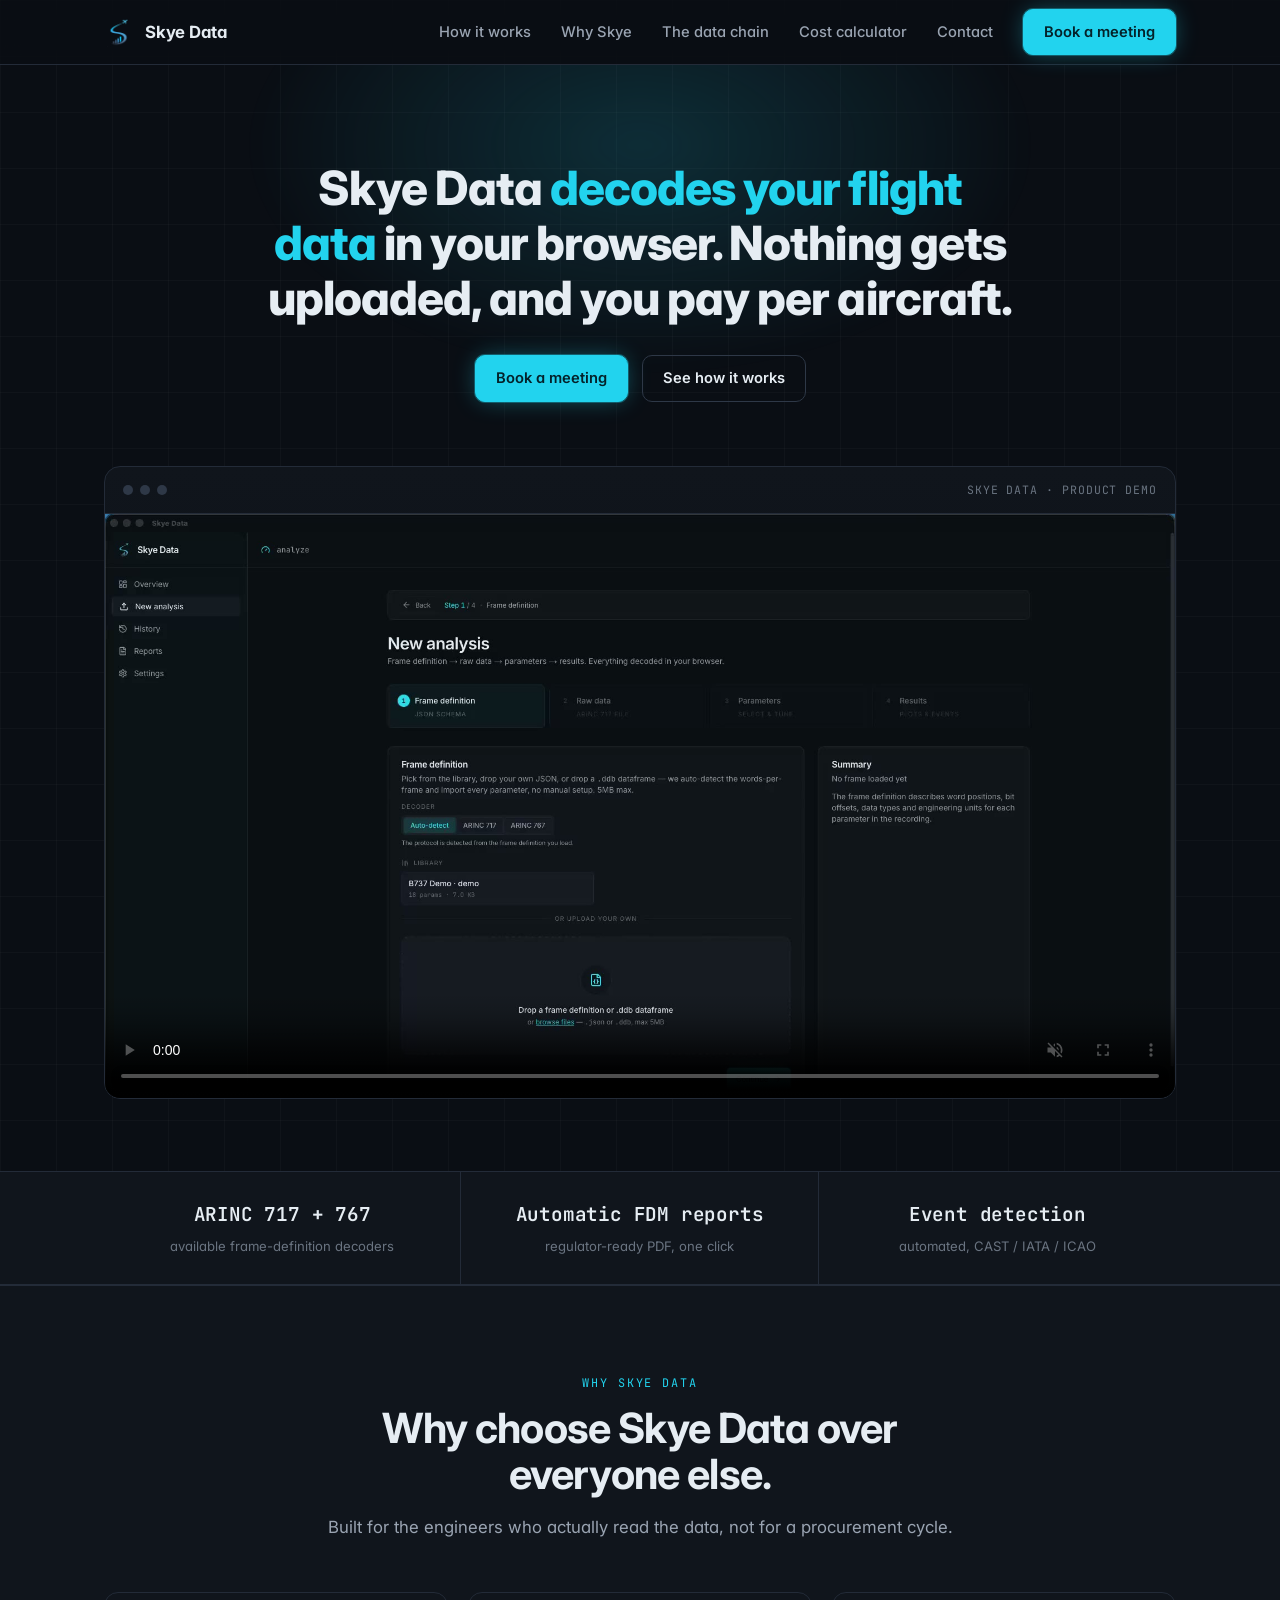
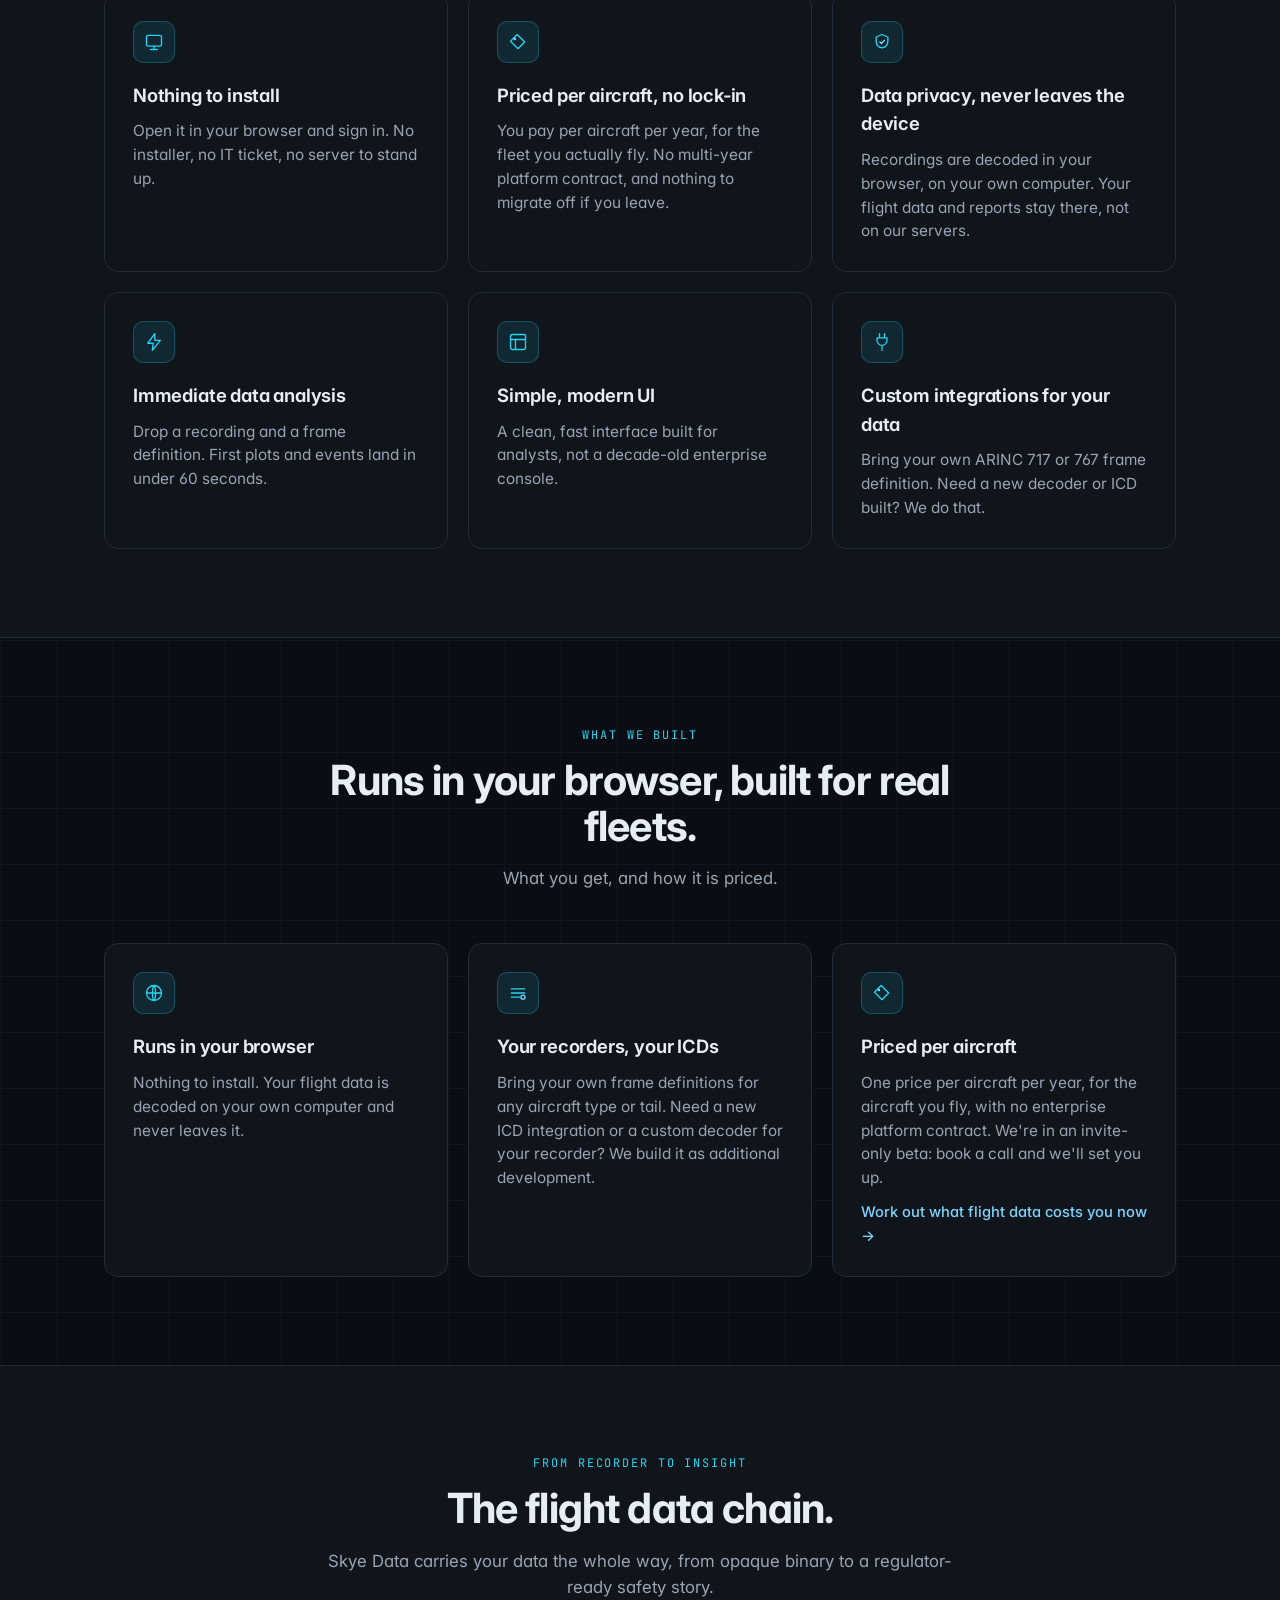
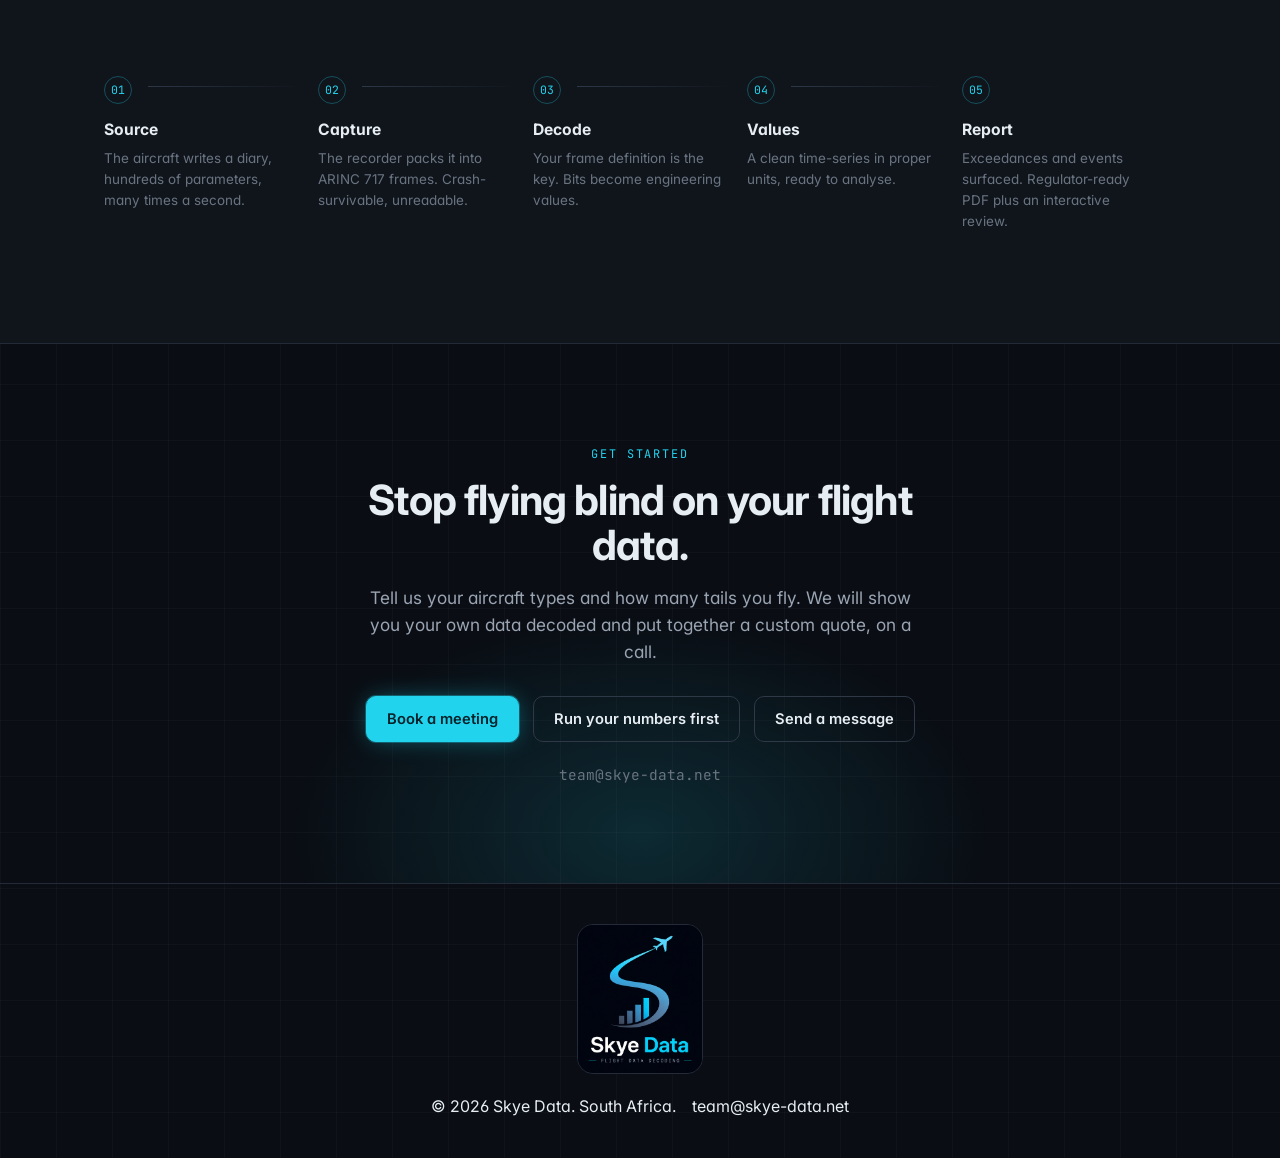
<file: index.html>
<!DOCTYPE html>
<html lang="en">
<head>
<meta charset="UTF-8" />
<meta name="viewport" content="width=device-width, initial-scale=1.0" />
<title>Skye Data · Decode your flight data in your browser</title>
<meta name="description" content="Decode flight recorder data in your browser. Recordings never leave your computer. Bring your own ICDs, add custom integrations, priced per aircraft." />
<link rel="icon" href="favicon.ico" sizes="any" />
<link rel="icon" type="image/png" sizes="256x256" href="skye-data-icon-256.png" />
<link rel="apple-touch-icon" href="skye-data-icon-512.png" />
<meta property="og:title" content="Skye Data · Decode your flight data in your browser" />
<meta property="og:description" content="Decode your flight data in your browser, priced per aircraft." />
<meta property="og:type" content="website" />
<meta property="og:image" content="skye-data-og.png" />
<link rel="preconnect" href="https://fonts.googleapis.com" />
<link rel="preconnect" href="https://fonts.gstatic.com" crossorigin />
<link href="https://fonts.googleapis.com/css2?family=Inter:wght@400;500;600;700;800&family=JetBrains+Mono:wght@400;500;600&display=swap" rel="stylesheet" />
<style>
  :root {
    --bg:        #0a0e14;
    --bg-elev:   #10151c;
    --bg-elev-2: #161c25;
    --surface:   #1c2430;
    --border:    #232b38;
    --border-strong: #2e3847;
    --fg:        #e6edf3;
    --fg-muted:  #9aa4b2;
    --fg-dim:    #6a7481;
    --accent:    #22d3ee;
    --accent-2:  #7dd3fc;
    --warning:   #facc15;
    --caution:   #fb923c;
    --danger:    #f87171;
    --success:   #34d399;
    --sans: "Inter", ui-sans-serif, system-ui, sans-serif;
    --mono: "JetBrains Mono", ui-monospace, SFMono-Regular, Menlo, monospace;
    --maxw: 1120px;
  }

  * { box-sizing: border-box; margin: 0; padding: 0; }
  html { scroll-behavior: smooth; }
  body {
    background: var(--bg);
    color: var(--fg);
    font-family: var(--sans);
    font-feature-settings: "cv02", "cv11", "ss01";
    -webkit-font-smoothing: antialiased;
    text-rendering: optimizeLegibility;
    line-height: 1.55;
    overflow-x: hidden;
  }
  a { color: inherit; text-decoration: none; }
  ::selection { background: rgba(34,211,238,0.35); color: var(--fg); }
  :focus-visible { outline: 2px solid var(--accent); outline-offset: 3px; border-radius: 4px; }
  .num { font-variant-numeric: tabular-nums; font-feature-settings: "tnum"; font-family: var(--mono); }
  .mono { font-family: var(--mono); }

  .grid-bg {
    background-image:
      linear-gradient(to right, rgba(255,255,255,0.025) 1px, transparent 1px),
      linear-gradient(to bottom, rgba(255,255,255,0.025) 1px, transparent 1px);
    background-size: 56px 56px;
  }

  .wrap { max-width: var(--maxw); margin: 0 auto; padding: 0 24px; }

  /* NAV */
  header.nav {
    position: sticky; top: 0; z-index: 50;
    background: rgba(10,14,20,0.72);
    backdrop-filter: blur(12px);
    border-bottom: 1px solid var(--border);
  }
  .nav-inner { display: flex; align-items: center; justify-content: space-between; height: 64px; }
  .brand { display: flex; align-items: center; gap: 11px; font-weight: 700; letter-spacing: -0.01em; font-size: 1.05rem; }
  .brand svg, .brand-mark { display: block; object-fit: contain; }
  .nav-links { display: flex; align-items: center; gap: 30px; }
  .nav-links a.link { color: var(--fg-muted); font-size: 0.92rem; font-weight: 500; transition: color 0.15s; }
  .nav-links a.link:hover { color: var(--fg); }

  .btn {
    display: inline-flex; align-items: center; justify-content: center; gap: 8px;
    font-family: var(--sans); font-weight: 600; font-size: 0.92rem;
    padding: 11px 20px; min-height: 44px; border-radius: 10px; cursor: pointer;
    transition: transform 0.12s ease, box-shadow 0.2s ease, background 0.2s ease;
  }
  .btn-primary {
    background: var(--accent); color: #04222a; border: 1px solid var(--accent);
    box-shadow: 0 0 0 1px rgba(34,211,238,0.3), 0 0 24px -4px rgba(34,211,238,0.45);
  }
  .btn-primary:hover { transform: translateY(-1px); box-shadow: 0 0 0 1px rgba(34,211,238,0.5), 0 0 34px -2px rgba(34,211,238,0.6); }
  .btn-ghost { background: transparent; color: var(--fg); border: 1px solid var(--border-strong); }
  .btn-ghost:hover { border-color: var(--accent); color: var(--accent-2); }

  /* HERO */
  .hero { position: relative; padding: 96px 0 72px; overflow: hidden; }
  .hero-glow {
    position: absolute; top: -180px; left: 50%; transform: translateX(-50%);
    width: 900px; height: 520px; pointer-events: none;
    background: radial-gradient(ellipse at center, rgba(34,211,238,0.16), transparent 62%);
    filter: blur(8px);
  }
  .hero-inner { position: relative; z-index: 1; max-width: 840px; margin: 0 auto; text-align: center; }
  .eyebrow {
    display: inline-flex; align-items: center; gap: 9px;
    font-family: var(--mono); font-size: 0.74rem; letter-spacing: 0.16em; text-transform: uppercase;
    color: var(--accent-2); border: 1px solid var(--border-strong); background: var(--bg-elev);
    padding: 6px 13px; border-radius: 999px; margin-bottom: 26px;
  }
  .eyebrow .dot { width: 7px; height: 7px; border-radius: 50%; background: var(--accent); box-shadow: 0 0 10px 1px var(--accent); }
  h1 {
    font-size: clamp(1.85rem, 4vw, 2.95rem); line-height: 1.16; font-weight: 800;
    letter-spacing: -0.02em; margin-bottom: 30px; text-wrap: balance;
  }
  h1 .accent { color: var(--accent); }
  .hero p.lede { font-size: clamp(1.05rem, 2.1vw, 1.28rem); color: var(--fg-muted); max-width: 640px; margin-bottom: 34px; }
  .hero-cta { display: flex; flex-wrap: wrap; gap: 14px; align-items: center; justify-content: center; }

  /* hero chart */
  .hero-chart { position: relative; margin-top: 64px; border: 1px solid var(--border); border-radius: 16px; background: linear-gradient(180deg, var(--bg-elev), var(--bg)); overflow: hidden; }
  .hero-chart .chart-head { display: flex; align-items: center; justify-content: space-between; padding: 14px 18px; border-bottom: 1px solid var(--border); }
  .chart-head .tag { font-family: var(--mono); font-size: 0.72rem; color: var(--fg-dim); letter-spacing: 0.08em; }
  .dots { display: flex; gap: 7px; }
  .dots span { width: 10px; height: 10px; border-radius: 50%; background: var(--border-strong); }
  .hero-chart svg, .hero-chart video { display: block; width: 100%; height: auto; background: #000; }
  .trace { stroke: var(--accent); stroke-width: 2; fill: none; filter: drop-shadow(0 0 6px rgba(34,211,238,0.55)); stroke-dasharray: 2400; stroke-dashoffset: 2400; animation: draw 2.6s ease forwards 0.3s; }
  .trace-2 { stroke: var(--accent-2); stroke-width: 1.5; fill: none; opacity: 0.5; stroke-dasharray: 2400; stroke-dashoffset: 2400; animation: draw 2.8s ease forwards 0.5s; }
  @keyframes draw { to { stroke-dashoffset: 0; } }

  /* STAT BAND */
  .stats { border-top: 1px solid var(--border); border-bottom: 1px solid var(--border); background: var(--bg-elev); }
  .stats-inner { display: grid; grid-template-columns: repeat(4, 1fr); }
  .stat { padding: 28px 24px; border-right: 1px solid var(--border); text-align: center; }
  .stat:last-child { border-right: none; }
  .stat .v { font-family: var(--mono); font-size: 1.5rem; font-weight: 600; color: var(--fg); letter-spacing: -0.01em; }
  .stat .v span { color: var(--accent); }
  .stat .k { font-size: 0.82rem; color: var(--fg-dim); margin-top: 6px; }
  .stats-inner.feat3 { grid-template-columns: repeat(3, 1fr); }
  .feat3 .stat .v { font-size: 1.2rem; letter-spacing: -0.01em; }
  .section-elev { background: var(--bg-elev); border-top: 1px solid var(--border); border-bottom: 1px solid var(--border); }

  /* SECTIONS */
  section.block { padding: 88px 0; }
  .section-head { max-width: 660px; margin: 0 auto 52px; text-align: center; }
  .kicker { font-family: var(--mono); font-size: 0.74rem; letter-spacing: 0.16em; text-transform: uppercase; color: var(--accent); margin-bottom: 14px; }
  h2 { font-size: clamp(1.8rem, 3.6vw, 2.6rem); line-height: 1.1; letter-spacing: -0.02em; font-weight: 700; margin-bottom: 16px; }
  .section-head p { color: var(--fg-muted); font-size: 1.05rem; }

  /* PROBLEM split */

  /* PILLARS */
  .pillars { display: grid; grid-template-columns: repeat(3, 1fr); gap: 20px; }
  .card {
    background: var(--bg-elev); border: 1px solid var(--border); border-radius: 14px; padding: 28px;
    transition: border-color 0.2s, transform 0.2s, box-shadow 0.2s;
  }
  .card:hover { border-color: var(--border-strong); transform: translateY(-3px); box-shadow: 0 16px 40px -20px rgba(0,0,0,0.7); }
  .card .ic { width: 42px; height: 42px; border-radius: 10px; display: grid; place-items: center; background: rgba(34,211,238,0.1); border: 1px solid rgba(34,211,238,0.25); margin-bottom: 18px; }
  .card h3 { font-size: 1.15rem; font-weight: 650; margin-bottom: 10px; letter-spacing: -0.01em; }
  .card p { color: var(--fg-muted); font-size: 0.96rem; }

  /* CHAIN */
  .chain { background: var(--bg-elev); border-top: 1px solid var(--border); border-bottom: 1px solid var(--border); }
  .steps { display: grid; grid-template-columns: repeat(5, 1fr); gap: 0; counter-reset: step; }
  .step { position: relative; padding: 24px 20px 24px 0; }
  .step:not(:last-child)::after { content: ""; position: absolute; top: 34px; right: 16px; width: calc(100% - 60px); height: 1px; background: linear-gradient(90deg, var(--border-strong), transparent); }
  .step .n { counter-increment: step; font-family: var(--mono); font-size: 0.72rem; color: var(--accent); border: 1px solid rgba(34,211,238,0.3); width: 28px; height: 28px; border-radius: 50%; display: grid; place-items: center; margin-bottom: 14px; }
  .step .n::before { content: "0" counter(step); }
  .step h4 { font-size: 0.98rem; margin-bottom: 6px; }
  .step p { font-size: 0.84rem; color: var(--fg-dim); }

  /* CTA */
  .cta { padding: 96px 0; text-align: center; position: relative; overflow: hidden; }
  .cta .glow { position: absolute; bottom: -200px; left: 50%; transform: translateX(-50%); width: 800px; height: 500px; background: radial-gradient(ellipse at center, rgba(34,211,238,0.14), transparent 62%); pointer-events: none; }
  .cta-inner { position: relative; z-index: 1; max-width: 620px; margin: 0 auto; }
  .cta h2 { margin-bottom: 16px; }
  .cta p { color: var(--fg-muted); margin-bottom: 30px; font-size: 1.08rem; }
  .cta .email { display: block; margin-top: 22px; font-family: var(--mono); font-size: 0.9rem; color: var(--fg-dim); }

  /* FOOTER */
  footer { border-top: 1px solid var(--border); padding: 40px 0; }
  .foot-col { text-align: center; }
  .footer-lockup { display: block; height: 150px; width: auto; margin: 0 auto 20px; border-radius: 16px; border: 1px solid var(--border); }
  .foot-meta { display: flex; gap: 16px; justify-content: center; align-items: center; flex-wrap: wrap; }
  .foot-inner { display: flex; flex-wrap: wrap; gap: 16px; align-items: center; justify-content: space-between; }
  .foot-inner .small { color: var(--fg-dim); font-size: 0.84rem; }
  .foot-inner a.link { color: var(--fg-muted); font-size: 0.84rem; }
  .foot-inner a.link:hover { color: var(--accent-2); }

  /* reveal */
  .reveal { opacity: 0; transform: translateY(16px); animation: rise 0.7s ease forwards; }
  @keyframes rise { to { opacity: 1; transform: none; } }

  @media (max-width: 880px) {
    .nav-links .link { display: none; }
    .stats-inner { grid-template-columns: repeat(2, 1fr); }
    .stats-inner.feat3 { grid-template-columns: 1fr; }
    .stat:nth-child(2) { border-right: none; }
    .stat:nth-child(1), .stat:nth-child(2) { border-bottom: 1px solid var(--border); }
    .pillars { grid-template-columns: 1fr; }
    .steps { grid-template-columns: 1fr 1fr; }
    .step::after { display: none; }
  }
  @media (prefers-reduced-motion: reduce) {
    .trace, .trace-2 { animation: none; stroke-dashoffset: 0; }
    .reveal { animation: none; opacity: 1; transform: none; }
    html { scroll-behavior: auto; }
  }
</style>
</head>
<body class="grid-bg">

  <header class="nav">
    <div class="wrap nav-inner">
      <a class="brand" href="#top" aria-label="Skye Data home">
        <img class="brand-mark" src="skye-data-icon-256.png" alt="Skye Data" width="30" height="30" />
        Skye&nbsp;Data
      </a>
      <nav class="nav-links">
        <a class="link" href="#how">How it works</a>
        <a class="link" href="#why">Why Skye</a>
        <a class="link" href="#chain">The data chain</a>
        <a class="link" href="calculator.html">Cost calculator</a>
        <a class="link" href="contact.html">Contact</a>
        <a class="btn btn-primary" href="book.html">Book a meeting</a>
      </nav>
    </div>
  </header>

  <main id="top">

    <!-- HERO -->
    <section class="hero">
      <div class="hero-glow"></div>
      <div class="wrap hero-inner">
        <h1 class="reveal">Skye Data <span class="accent">decodes your flight data</span> in your browser. Nothing gets uploaded, and you pay per aircraft.</h1>
        <div class="hero-cta reveal" style="animation-delay:.08s">
          <a class="btn btn-primary" href="book.html">Book a meeting</a>
          <a class="btn btn-ghost" href="#how">See how it works</a>
        </div>
      </div>

      <div class="wrap">
        <div class="hero-chart reveal" style="animation-delay:.24s">
          <div class="chart-head">
            <div class="dots"><span></span><span></span><span></span></div>
            <span class="tag">SKYE DATA &middot; PRODUCT DEMO</span>
          </div>
          <video class="hero-video" src="skye-demo.mp4" poster="skye-demo-poster.jpg" autoplay muted loop playsinline controls preload="metadata" aria-label="Skye Data product demo"></video>
        </div>
      </div>
    </section>

    <!-- STATS -->
    <section class="stats">
      <div class="wrap stats-inner feat3">
        <div class="stat"><div class="v">ARINC 717 + 767</div><div class="k">available frame-definition decoders</div></div>
        <div class="stat"><div class="v">Automatic FDM reports</div><div class="k">regulator-ready PDF, one click</div></div>
        <div class="stat"><div class="v">Event detection</div><div class="k">automated, CAST / IATA / ICAO</div></div>
      </div>
    </section>

    <!-- PROBLEM / WHY -->
    <section class="section-elev block" id="why">
      <div class="wrap">
        <div class="section-head">
          <div class="kicker">Why Skye Data</div>
          <h2>Why choose Skye Data over everyone else.</h2>
          <p>Built for the engineers who actually read the data, not for a procurement cycle.</p>
        </div>
        <div class="pillars">
          <div class="card reveal">
            <div class="ic"><svg width="20" height="20" viewBox="0 0 24 24" fill="none"><rect x="3" y="4" width="18" height="13" rx="2" stroke="#22d3ee" stroke-width="1.6"/><path d="M8 21h8M12 17v4" stroke="#22d3ee" stroke-width="1.6" stroke-linecap="round"/></svg></div>
            <h3>Nothing to install</h3>
            <p>Open it in your browser and sign in. No installer, no IT ticket, no server to stand up.</p>
          </div>
          <div class="card reveal" style="animation-delay:.05s">
            <div class="ic"><svg width="20" height="20" viewBox="0 0 24 24" fill="none"><path d="M3 11l8-8 9 9-8 8-9-9z" stroke="#22d3ee" stroke-width="1.6" stroke-linejoin="round"/><circle cx="8.3" cy="8.3" r="1.5" fill="#7dd3fc"/></svg></div>
            <h3>Priced per aircraft, no lock-in</h3>
            <p>You pay per aircraft per year, for the fleet you actually fly. No multi-year platform contract, and nothing to migrate off if you leave.</p>
          </div>
          <div class="card reveal" style="animation-delay:.1s">
            <div class="ic"><svg width="20" height="20" viewBox="0 0 24 24" fill="none"><path d="M12 3l7 3v5c0 4-3 7.2-7 8-4-.8-7-4-7-8V6z" stroke="#22d3ee" stroke-width="1.6" stroke-linejoin="round"/><path d="M9.5 12l1.8 1.8L15 10" stroke="#7dd3fc" stroke-width="1.6" stroke-linecap="round" stroke-linejoin="round"/></svg></div>
            <h3>Data privacy, never leaves the device</h3>
            <p>Recordings are decoded in your browser, on your own computer. Your flight data and reports stay there, not on our servers.</p>
          </div>
          <div class="card reveal" style="animation-delay:.15s">
            <div class="ic"><svg width="20" height="20" viewBox="0 0 24 24" fill="none"><path d="M13 2L4.5 13.5H11l-1 8.5L19.5 10H13z" stroke="#22d3ee" stroke-width="1.6" stroke-linejoin="round"/></svg></div>
            <h3>Immediate data analysis</h3>
            <p>Drop a recording and a frame definition. First plots and events land in under 60 seconds.</p>
          </div>
          <div class="card reveal" style="animation-delay:.2s">
            <div class="ic"><svg width="20" height="20" viewBox="0 0 24 24" fill="none"><rect x="3" y="3" width="18" height="18" rx="2" stroke="#22d3ee" stroke-width="1.6"/><path d="M3 9h18M9 21V9" stroke="#22d3ee" stroke-width="1.6"/></svg></div>
            <h3>Simple, modern UI</h3>
            <p>A clean, fast interface built for analysts, not a decade-old enterprise console.</p>
          </div>
          <div class="card reveal" style="animation-delay:.25s">
            <div class="ic"><svg width="20" height="20" viewBox="0 0 24 24" fill="none"><path d="M9 2v5M15 2v5M6 7h12v3a6 6 0 01-12 0V7zM12 16v6" stroke="#22d3ee" stroke-width="1.6" stroke-linecap="round" stroke-linejoin="round"/></svg></div>
            <h3>Custom integrations for your data</h3>
            <p>Bring your own ARINC 717 or 767 frame definition. Need a new decoder or ICD built? We do that.</p>
          </div>
        </div>
      </div>
    </section>

    <!-- HOW IT WORKS -->
    <section class="block" id="how">
      <div class="wrap">
        <div class="section-head">
          <div class="kicker">What we built</div>
          <h2>Runs in your browser, built for real fleets.</h2>
          <p>What you get, and how it is priced.</p>
        </div>
        <div class="pillars">
          <div class="card reveal">
            <div class="ic">
              <svg width="20" height="20" viewBox="0 0 24 24" fill="none"><path d="M12 3a9 9 0 100 18 9 9 0 000-18zM3 12h18M12 3c2.5 2.7 2.5 15.3 0 18M12 3c-2.5 2.7-2.5 15.3 0 18" stroke="#22d3ee" stroke-width="1.6" stroke-linecap="round"/></svg>
            </div>
            <h3>Runs in your browser</h3>
            <p>Nothing to install. Your flight data is decoded on your own computer and never leaves it.</p>
          </div>
          <div class="card reveal" style="animation-delay:.08s">
            <div class="ic">
              <svg width="20" height="20" viewBox="0 0 24 24" fill="none"><path d="M4 7h16M4 12h16M4 17h10" stroke="#22d3ee" stroke-width="1.6" stroke-linecap="round"/><circle cx="18" cy="17" r="2.4" stroke="#7dd3fc" stroke-width="1.6"/></svg>
            </div>
            <h3>Your recorders, your ICDs</h3>
            <p>Bring your own frame definitions for any aircraft type or tail. Need a new ICD integration or a custom decoder for your recorder? We build it as additional development.</p>
          </div>
          <div class="card reveal" style="animation-delay:.16s">
            <div class="ic">
              <svg width="20" height="20" viewBox="0 0 24 24" fill="none"><path d="M3 11l8-8 9 9-8 8-9-9z" stroke="#22d3ee" stroke-width="1.6" stroke-linejoin="round"/><circle cx="8.3" cy="8.3" r="1.5" fill="#7dd3fc"/></svg>
            </div>
            <h3>Priced per aircraft</h3>
            <p>One price per aircraft per year, for the aircraft you fly, with no enterprise platform contract. We're in an invite-only beta: book a call and we'll set you up.</p>
            <p style="margin-top:10px"><a href="calculator.html" style="color:var(--accent-2);font-size:0.92rem;font-weight:500">Work out what flight data costs you now &rarr;</a></p>
          </div>
        </div>
      </div>
    </section>

    <!-- DATA CHAIN -->
    <section class="chain block" id="chain">
      <div class="wrap">
        <div class="section-head">
          <div class="kicker">From recorder to insight</div>
          <h2>The flight data chain.</h2>
          <p>Skye Data carries your data the whole way, from opaque binary to a regulator-ready safety story.</p>
        </div>
        <div class="steps">
          <div class="step"><div class="n"></div><h4>Source</h4><p>The aircraft writes a diary, hundreds of parameters, many times a second.</p></div>
          <div class="step"><div class="n"></div><h4>Capture</h4><p>The recorder packs it into ARINC 717 frames. Crash-survivable, unreadable.</p></div>
          <div class="step"><div class="n"></div><h4>Decode</h4><p>Your frame definition is the key. Bits become engineering values.</p></div>
          <div class="step"><div class="n"></div><h4>Values</h4><p>A clean time-series in proper units, ready to analyse.</p></div>
          <div class="step"><div class="n"></div><h4>Report</h4><p>Exceedances and events surfaced. Regulator-ready PDF plus an interactive review.</p></div>
        </div>
      </div>
    </section>

    <!-- CTA -->
    <section class="cta">
      <div class="glow"></div>
      <div class="wrap cta-inner">
        <div class="kicker" style="display:inline-block">Get started</div>
        <h2>Stop flying blind on your flight data.</h2>
        <p>Tell us your aircraft types and how many tails you fly. We will show you your own data decoded and put together a custom quote, on a call.</p>
        <a class="btn btn-primary" href="book.html">Book a meeting</a>
        <a class="btn btn-ghost" href="calculator.html" style="margin-left:10px">Run your numbers first</a>
        <a class="btn btn-ghost" href="contact.html" style="margin-left:10px">Send a message</a>
        <a class="email" href="mailto:team@skye-data.net">team@skye-data.net</a>
      </div>
    </section>

  </main>

  <footer>
    <div class="wrap foot-col">
      <img class="footer-lockup" src="skye-data-lockup-trim.png" alt="Skye Data, flight data decoding" />
      <div class="foot-meta">
        <span class="small">&copy; 2026 Skye Data. South Africa.</span>
        <a class="link" href="mailto:team@skye-data.net">team@skye-data.net</a>
      </div>
    </div>
  </footer>

</body>
</html>
</file>
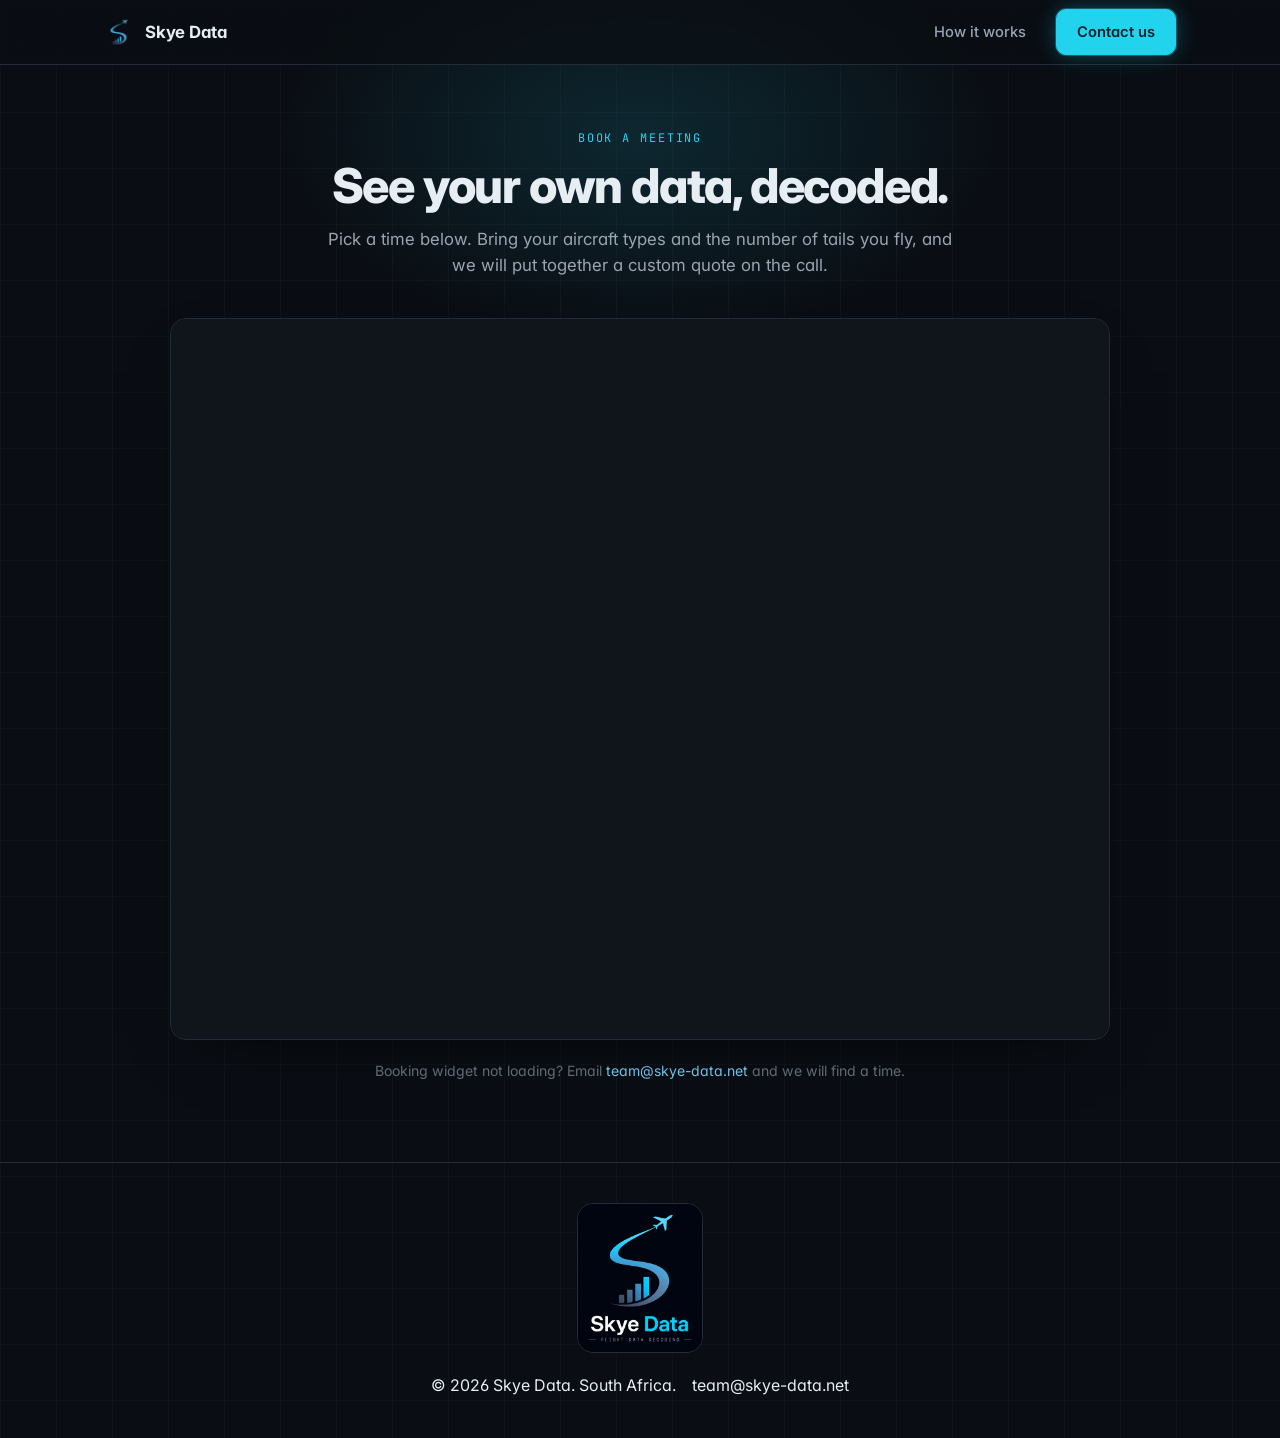
<file: book.html>
<!DOCTYPE html>
<html lang="en">
<head>
<meta charset="UTF-8" />
<meta name="viewport" content="width=device-width, initial-scale=1.0" />
<title>Book a meeting · Skye Data</title>
<meta name="description" content="Book a call with Skye Data to see your own flight data decoded and get a custom, per-tail quote." />
<meta name="robots" content="index,follow" />
<link rel="icon" href="favicon.ico" sizes="any" />
<link rel="icon" type="image/png" sizes="256x256" href="skye-data-icon-256.png" />
<link rel="apple-touch-icon" href="skye-data-icon-512.png" />
<link rel="preconnect" href="https://fonts.googleapis.com" />
<link rel="preconnect" href="https://fonts.gstatic.com" crossorigin />
<link href="https://fonts.googleapis.com/css2?family=Inter:wght@400;500;600;700;800&family=JetBrains+Mono:wght@400;500;600&display=swap" rel="stylesheet" />
<link rel="stylesheet" href="styles.css" />
</head>
<body class="grid-bg">

  <header class="nav">
    <div class="wrap nav-inner">
      <a class="brand" href="index.html" aria-label="Skye Data home">
        <img class="brand-mark" src="skye-data-icon-256.png" alt="Skye Data" width="30" height="30" />
        Skye&nbsp;Data
      </a>
      <nav class="nav-links">
        <a class="link" href="index.html#how">How it works</a>
        <a class="btn btn-primary" href="contact.html">Contact us</a>
      </nav>
    </div>
  </header>

  <main class="page">
    <div class="page-glow"></div>
    <div class="wrap">
      <div class="page-head reveal">
        <div class="kicker">Book a meeting</div>
        <h1>See your own data, decoded.</h1>
        <p>Pick a time below. Bring your aircraft types and the number of tails you fly, and we will put together a custom quote on the call.</p>
      </div>

      <!-- Cal.com embed. Replace the src with your Skye Data Cal.com event link. -->
      <div class="embed-card reveal" style="animation-delay:.08s">
        <iframe
          src="https://cal.com/skye-data/into?theme=dark"
          title="Book a meeting with Skye Data"
          loading="lazy"></iframe>
      </div>
      <p class="embed-fallback">Booking widget not loading? Email <a href="mailto:team@skye-data.net" style="color:var(--accent-2)">team@skye-data.net</a> and we will find a time.</p>
    </div>
  </main>

  <footer>
    <div class="wrap foot-col">
      <img class="footer-lockup" src="skye-data-lockup-trim.png" alt="Skye Data, flight data decoding" />
      <div class="foot-meta">
        <span class="small">&copy; 2026 Skye Data. South Africa.</span>
        <a class="link" href="mailto:team@skye-data.net">team@skye-data.net</a>
      </div>
    </div>
  </footer>

</body>
</html>
</file>
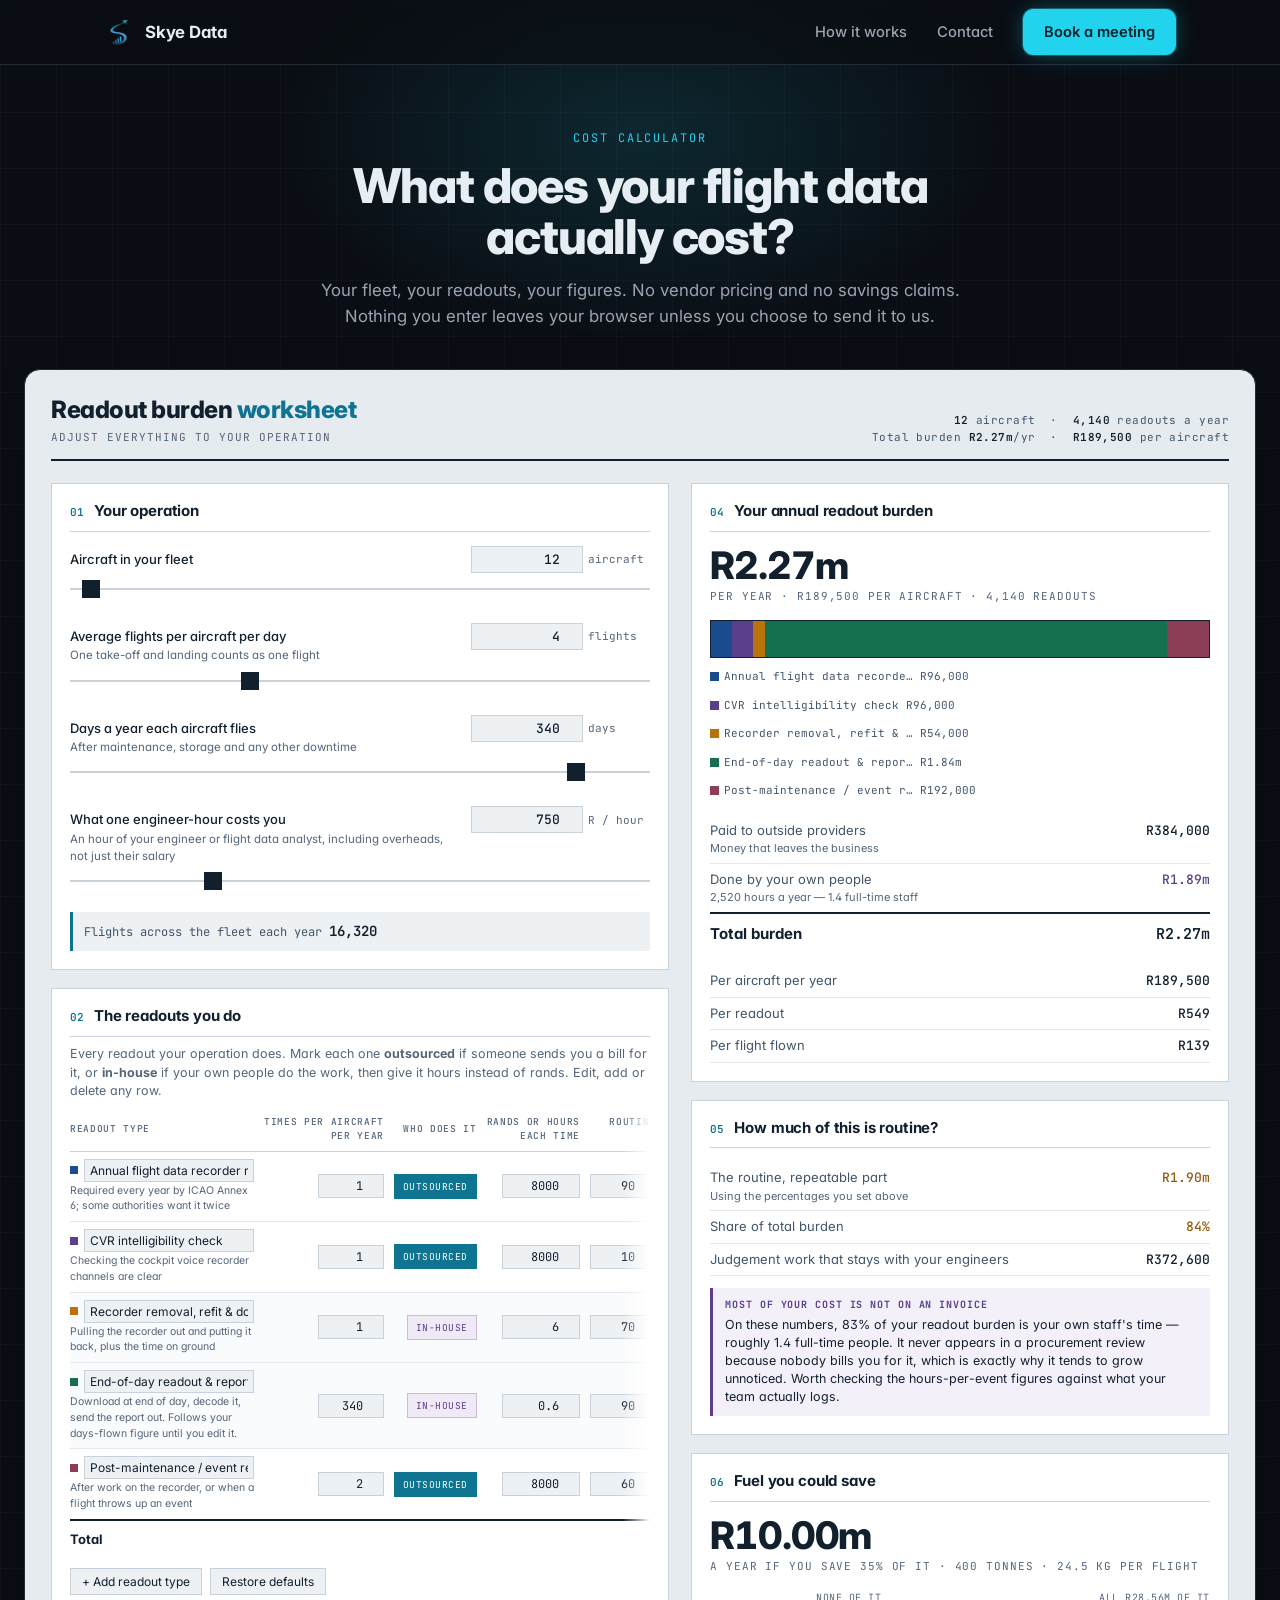
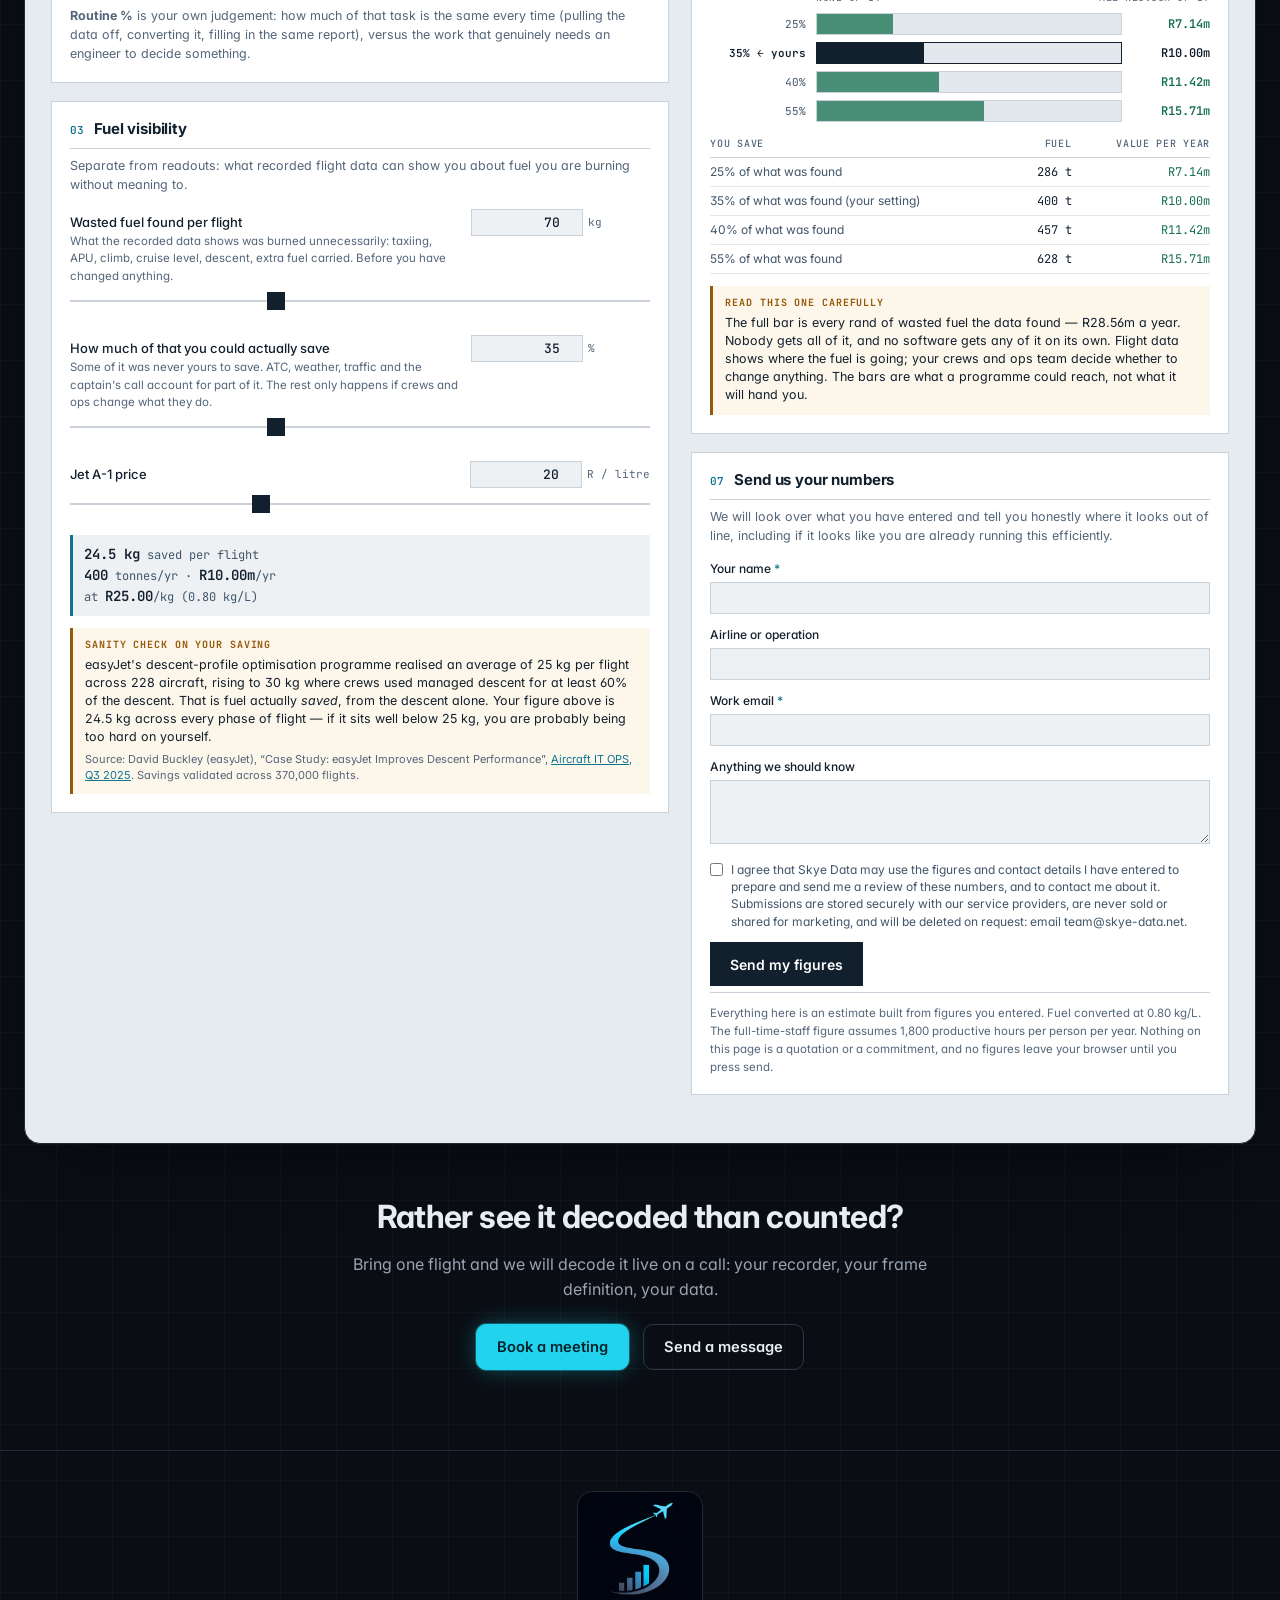
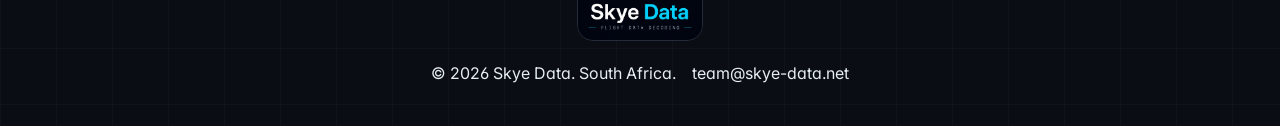
<file: calculator.html>
<!DOCTYPE html>
<html lang="en">
<head>
<meta charset="UTF-8" />
<meta name="viewport" content="width=device-width, initial-scale=1.0" />
<title>What does your flight data cost? · Skye Data</title>
<meta name="description" content="Work out what flight data readouts and unseen fuel burn cost your operation each year. Your fleet, your figures. No vendor pricing, and nothing leaves your browser until you choose to send it." />
<meta name="robots" content="index,follow" />
<meta property="og:title" content="What does your flight data actually cost?" />
<meta property="og:description" content="A readout-burden calculator for operators. Your fleet, your figures." />
<meta property="og:type" content="website" />
<meta property="og:image" content="skye-data-og.png" />
<link rel="icon" href="favicon.ico" sizes="any" />
<link rel="icon" type="image/png" sizes="256x256" href="skye-data-icon-256.png" />
<link rel="apple-touch-icon" href="skye-data-icon-512.png" />
<link rel="preconnect" href="https://fonts.googleapis.com" />
<link rel="preconnect" href="https://fonts.gstatic.com" crossorigin />
<link href="https://fonts.googleapis.com/css2?family=Inter:wght@400;500;600;700;800&family=JetBrains+Mono:wght@400;500;600&display=swap" rel="stylesheet" />
<link rel="stylesheet" href="styles.css" />
<style>
  /* ---- Worksheet: a light "engineering document" on the dark site ---- */
  .sheet {
    --w-ink:#12202E; --w-mid:#42566A; --w-soft:#54667A;
    --w-rule:#C9D2DA; --w-rule-lt:#E2E8ED; --w-field:#EDF1F4;
    --w-surface:#FFFFFF; --w-bg:#E6EBEF;
    --w-accent:#0E7490; --w-amber:#96590A; --w-green:#16704F; --w-red:#A6231C; --w-violet:#5B3E8C;
    --c1:#1B4B8F; --c2:#5B3E8C; --c3:#B8730A; --c4:#16704F; --c5:#8C3E56; --c6:#3E7A8C;
    position: relative; z-index: 1;
    background: var(--w-bg); color: var(--w-ink);
    font-size: 14px; line-height: 1.5;
    border-radius: 16px; border: 1px solid var(--border);
    box-shadow: 0 24px 60px -30px rgba(0,0,0,0.8);
    padding: 26px 26px 30px; margin: 0 auto;
  }
  .sheet :focus-visible { outline: 2px solid var(--w-accent); outline-offset: 2px; border-radius: 0; }
  .sheet ::selection { background: rgba(14,116,144,0.22); color: var(--w-ink); }

  .sd-head { display: flex; flex-wrap: wrap; gap: 16px; align-items: flex-end; justify-content: space-between;
    border-bottom: 2px solid var(--w-ink); padding-bottom: 14px; margin-bottom: 22px; }
  .sd-brand { font-weight: 800; font-size: 24px; letter-spacing: -0.02em; margin: 0; line-height: 1.15; }
  .sd-brand span { color: var(--w-accent); }
  .sd-sub { font-family: var(--mono); font-size: 11px; letter-spacing: 0.09em; text-transform: uppercase; color: var(--w-soft); margin-top: 5px; }
  .sd-stamp { font-family: var(--mono); font-size: 11px; text-align: right; color: var(--w-mid); letter-spacing: 0.04em; }
  .sd-stamp b { color: var(--w-ink); font-weight: 600; }

  .sd-grid { display: grid; grid-template-columns: 1.15fr 1fr; gap: 22px; align-items: start; }
  .sd-grid > div { min-width: 0; }

  .sd-panel { background: var(--w-surface); border: 1px solid var(--w-rule); padding: 16px 18px 18px; margin-bottom: 18px; }
  .sd-panel-hd { display: flex; align-items: baseline; gap: 10px; border-bottom: 1px solid var(--w-rule); padding-bottom: 8px; margin-bottom: 14px; }
  .sd-panel-no { font-family: var(--mono); font-size: 11px; color: var(--w-accent); font-weight: 600; }
  .sd-panel-t { font-weight: 700; font-size: 15px; letter-spacing: -0.01em; margin: 0; color: var(--w-ink); }
  .sd-panel-note { font-size: 12.5px; color: var(--w-soft); margin: -6px 0 14px; }

  .sd-f { margin-bottom: 15px; } .sd-f:last-of-type { margin-bottom: 0; }
  .sd-f-top { display: flex; justify-content: space-between; align-items: baseline; gap: 10px; }
  .sd-f-lab { font-size: 13px; font-weight: 500; }
  .sd-f-hint { font-size: 11.5px; color: var(--w-soft); display: block; font-weight: 400; margin-top: 1px; max-width: 400px; }
  .sd-f-in { font-family: var(--mono); font-size: 13px; font-weight: 500; width: 112px; text-align: right; padding: 4px 7px;
    border: 1px solid var(--w-rule); background: var(--w-field); color: var(--w-ink); border-radius: 0; }
  .sd-f-in:focus { border-color: var(--w-accent); background: #fff; outline: none; box-shadow: 0 0 0 2px rgba(14,116,144,0.18); }
  .sd-f-unit { font-family: var(--mono); font-size: 11px; color: var(--w-soft); margin-left: 5px; min-width: 62px; display: inline-block; }
  .sd-f-row { display: flex; align-items: center; }

  input[type=range].sd-sl { -webkit-appearance: none; appearance: none; width: 100%; height: 28px; background: transparent; margin-top: 2px; cursor: pointer; }
  input[type=range].sd-sl::-webkit-slider-runnable-track { height: 2px; background: var(--w-rule); }
  input[type=range].sd-sl::-moz-range-track { height: 2px; background: var(--w-rule); }
  input[type=range].sd-sl::-webkit-slider-thumb { -webkit-appearance: none; width: 18px; height: 18px; margin-top: -8px; background: var(--w-ink); border: 0; border-radius: 0; }
  input[type=range].sd-sl::-moz-range-thumb { width: 18px; height: 18px; background: var(--w-ink); border: 0; border-radius: 0; }

  .wrap-wide { max-width: 1280px; }
  .sd-scroll { overflow-x: auto; position: relative; }
  .sd-scroll::after { content: ""; position: absolute; top: 0; right: 0; bottom: 0; width: 28px;
    background: linear-gradient(to left, var(--w-surface), transparent); pointer-events: none; opacity: 1; transition: opacity 0.15s; }
  .sd-scroll.at-end::after { opacity: 0; }
  .sd-reg { width: 100%; border-collapse: collapse; font-size: 12px; min-width: 580px; }
  .sd-reg th { font-family: var(--mono); font-size: 9.5px; letter-spacing: 0.07em; text-transform: uppercase; color: var(--w-soft);
    font-weight: 500; text-align: right; padding: 0 5px 7px; border-bottom: 1px solid var(--w-rule); white-space: nowrap; }
  .sd-reg th:first-child { text-align: left; padding-left: 0; }
  .sd-reg td { padding: 7px 5px; border-bottom: 1px solid var(--w-rule-lt); text-align: right; vertical-align: middle; }
  .sd-reg td:first-child { text-align: left; padding-left: 0; }
  .sd-reg tr[data-basis="int"] { background: #FAFBFC; }
  .sd-reg-swatch { width: 8px; height: 8px; display: inline-block; margin-right: 6px; flex: none; }
  .sd-reg-note { font-size: 10.5px; color: var(--w-soft); display: block; margin-top: 1px; font-weight: 400; }
  .sd-reg-in { font-family: var(--mono); font-size: 12px; width: 66px; text-align: right; padding: 3px 5px;
    border: 1px solid var(--w-rule); background: var(--w-field); color: var(--w-ink); border-radius: 0; }
  .sd-reg-in.wide { width: 78px; }
  .sd-reg-in.lab { width: 170px; text-align: left; font-family: var(--sans); }
  .sd-reg-in:focus { border-color: var(--w-accent); background: #fff; outline: none; box-shadow: 0 0 0 2px rgba(14,116,144,0.25); }
  .sd-reg-basis { font-family: var(--mono); font-size: 9.5px; letter-spacing: 0.05em; padding: 5px 8px; border: 1px solid var(--w-rule);
    background: var(--w-field); cursor: pointer; color: var(--w-mid); border-radius: 0; }
  .sd-reg-basis[data-b="inv"] { background: var(--w-accent); color: #fff; border-color: var(--w-accent); }
  .sd-reg-basis[data-b="int"] { background: #EFEAF6; color: var(--w-violet); border-color: #C9BADF; }
  .sd-reg-out { font-family: var(--mono); font-weight: 600; white-space: nowrap; }
  .sd-reg-del { background: none; border: 0; color: var(--w-soft); cursor: pointer; font-size: 16px; line-height: 1; padding: 6px 8px; }
  .sd-reg-del:hover { color: var(--w-red); }
  .sd-reg tfoot td { border-bottom: 0; border-top: 2px solid var(--w-ink); padding-top: 9px; font-family: var(--mono); font-weight: 600; font-size: 13px; }
  .sd-reg tfoot td:first-child { font-family: var(--sans); font-weight: 700; }
  .sd-actions { display: flex; gap: 8px; margin-top: 12px; }
  .sd-add { padding: 5px 11px; font-family: var(--sans); font-size: 12px; background: var(--w-field); border: 1px solid var(--w-rule); color: var(--w-ink); cursor: pointer; border-radius: 0; }
  .sd-add:hover { background: var(--w-ink); color: #fff; border-color: var(--w-ink); }
  .sd-empty { color: var(--w-soft); font-size: 12px; text-align: left !important; padding: 14px 0 !important; }

  .sd-derive { background: var(--w-field); border-left: 3px solid var(--w-accent); padding: 9px 11px; margin-top: 12px;
    font-family: var(--mono); font-size: 12px; color: var(--w-mid); }
  .sd-derive b { color: var(--w-ink); font-size: 14px; font-weight: 600; }

  .sd-led { width: 100%; border-collapse: collapse; font-family: var(--mono); }
  .sd-led td { padding: 6px 0; border-bottom: 1px solid var(--w-rule-lt); font-size: 13px; vertical-align: baseline; }
  .sd-led td:last-child { text-align: right; font-weight: 500; white-space: nowrap; }
  .sd-led .lab { font-family: var(--sans); color: var(--w-mid); }
  .sd-led .sub { font-size: 11px; color: var(--w-soft); display: block; }
  .sd-led tr.tot td { border-bottom: 0; border-top: 2px solid var(--w-ink); padding-top: 9px; font-size: 15px; font-weight: 600; }
  .sd-led tr.tot td.lab { font-family: var(--sans); font-weight: 700; color: var(--w-ink); }
  .sheet .amb { color: var(--w-amber); } .sheet .vio { color: var(--w-violet); } .sheet .pos { color: var(--w-green); }

  .sd-headline { font-weight: 800; font-size: 38px; letter-spacing: -0.03em; line-height: 1; margin: 2px 0 4px;
    font-variant-numeric: tabular-nums; }
  .sd-headline-sub { font-family: var(--mono); font-size: 11px; letter-spacing: 0.08em; text-transform: uppercase; color: var(--w-soft); margin-bottom: 16px; }

  .sd-stack { display: flex; height: 38px; border: 1px solid var(--w-ink); margin: 4px 0 10px; }
  .sd-stack div { transition: flex-grow 0.18s ease; min-width: 0; }
  .sd-key { display: flex; flex-wrap: wrap; gap: 12px; font-size: 11px; color: var(--w-mid); font-family: var(--mono); }
  .sd-key span { display: flex; align-items: center; }
  .sd-key i { width: 9px; height: 9px; display: inline-block; margin-right: 5px; flex: none; }

  .sd-ceil { display: flex; justify-content: space-between; font-family: var(--mono); font-size: 10px; letter-spacing: 0.05em;
    text-transform: uppercase; color: var(--w-soft); margin: 0 0 8px; padding-left: 106px; }
  .sd-bars { margin: 4px 0 2px; }
  .sd-bar-row { display: grid; grid-template-columns: 96px 1fr 78px; gap: 10px; align-items: center; margin-bottom: 7px; }
  .sd-bar-lab { font-family: var(--mono); font-size: 11px; color: var(--w-mid); text-align: right; white-space: nowrap; }
  .sd-bar-track { display: block; height: 22px; background: var(--w-rule-lt); border: 1px solid var(--w-rule); position: relative; overflow: hidden; }
  .sd-bar-fill { display: block; height: 100%; background: var(--w-green); opacity: 0.75; transition: width 0.18s ease; }
  .sd-bar-val { font-family: var(--mono); font-size: 12px; font-weight: 600; text-align: right; white-space: nowrap; color: var(--w-green); }
  .sd-bar-row[data-now="1"] .sd-bar-lab { color: var(--w-ink); font-weight: 600; }
  .sd-bar-row[data-now="1"] .sd-bar-fill { background: var(--w-ink); opacity: 1; }
  .sd-bar-row[data-now="1"] .sd-bar-val { color: var(--w-ink); }
  .sd-bar-row[data-now="1"] .sd-bar-track { border-color: var(--w-ink); }

  .sd-sens { width: 100%; border-collapse: collapse; font-family: var(--mono); font-size: 12px; }
  .sd-sens th { text-align: right; font-weight: 500; color: var(--w-soft); font-size: 10px; letter-spacing: 0.07em; text-transform: uppercase;
    padding: 0 0 6px; border-bottom: 1px solid var(--w-rule); }
  .sd-sens th:first-child { text-align: left; }
  .sd-sens td { padding: 5px 0; text-align: right; border-bottom: 1px solid var(--w-rule-lt); }
  .sd-sens td:first-child { text-align: left; font-family: var(--sans); color: var(--w-mid); }

  .sd-flag { border-left: 3px solid var(--w-amber); background: #FDF6EA; padding: 10px 12px; margin-top: 12px; font-size: 12.5px; line-height: 1.45; color: var(--w-ink); }
  .sd-flag.v { border-color: var(--w-violet); background: #F4F0FA; }
  .sd-flag b { font-family: var(--mono); font-size: 10px; letter-spacing: 0.09em; text-transform: uppercase; display: block; margin-bottom: 3px; color: var(--w-amber); }
  .sd-flag.v b { color: var(--w-violet); }
  .sd-cite { display: block; margin-top: 6px; font-size: 11px; color: var(--w-soft); }
  .sd-cite a { color: var(--w-accent); text-decoration: underline; }

  .sd-form label { display: block; font-size: 12px; font-weight: 500; margin: 0 0 4px; }
  .sd-form .row { margin-bottom: 12px; }
  .sd-form input[type=text], .sd-form input[type=email], .sd-form textarea {
    width: 100%; font-family: var(--sans); font-size: 13px; padding: 7px 9px; border: 1px solid var(--w-rule);
    background: var(--w-field); color: var(--w-ink); border-radius: 0; }
  .sd-form input:focus, .sd-form textarea:focus { border-color: var(--w-accent); background: #fff; outline: none; box-shadow: 0 0 0 2px rgba(14,116,144,0.25); }
  .sd-form .req { color: var(--w-accent); }
  .sd-form textarea { resize: vertical; min-height: 64px; }
  .sd-consent { display: flex; gap: 8px; align-items: flex-start; font-size: 11.5px; color: var(--w-mid); line-height: 1.45; margin-bottom: 12px; }
  .sd-consent input { margin-top: 2px; flex: none; accent-color: var(--w-accent); }
  .sd-submit { padding: 10px 20px; font-family: var(--sans); font-size: 14px; font-weight: 600; background: var(--w-ink); color: #fff;
    border: 0; cursor: pointer; border-radius: 0; min-height: 44px; }
  .sd-submit:hover { background: var(--w-accent); }
  .sd-submit:disabled { background: var(--w-rule); color: var(--w-soft); cursor: not-allowed; }
  .sd-status { margin-top: 12px; font-size: 12.5px; padding: 10px 12px; display: none; }
  .sd-status.show { display: block; }
  .sd-status.ok { background: #EAF3EF; border-left: 3px solid var(--w-green); color: var(--w-ink); }
  .sd-status.err { background: #FBEBEA; border-left: 3px solid var(--w-red); color: var(--w-ink); }

  .sd-foot { margin-top: 6px; font-size: 11.5px; color: var(--w-soft); line-height: 1.55; border-top: 1px solid var(--w-rule); padding-top: 12px; }

  .calc-cta { text-align: center; margin: 48px auto 0; max-width: 640px; position: relative; z-index: 1; }
  .calc-cta h2 { font-size: clamp(1.5rem, 3vw, 2rem); letter-spacing: -0.02em; font-weight: 700; margin-bottom: 10px; }
  .calc-cta p { color: var(--fg-muted); margin-bottom: 22px; }

  @media (max-width: 980px) {
    .sd-grid { grid-template-columns: 1fr; }
    .sheet { padding: 18px 14px 22px; }
  }
  @media (max-width: 980px), (pointer: coarse) {
    .sd-f-in, .sd-reg-in, .sd-form input[type=text], .sd-form input[type=email], .sd-form textarea { font-size: 16px; }
    .sd-f-in { width: 128px; }
  }
  @media (prefers-reduced-motion: reduce) {
    .sd-stack div, .sd-bar-fill { transition: none; }
  }
</style>
</head>
<body class="grid-bg">

  <header class="nav">
    <div class="wrap nav-inner">
      <a class="brand" href="index.html" aria-label="Skye Data home">
        <img class="brand-mark" src="skye-data-icon-256.png" alt="Skye Data" width="30" height="30" />
        Skye&nbsp;Data
      </a>
      <nav class="nav-links">
        <a class="link" href="index.html#how">How it works</a>
        <a class="link" href="contact.html">Contact</a>
        <a class="btn btn-primary" href="book.html">Book a meeting</a>
      </nav>
    </div>
  </header>

  <main class="page">
    <div class="page-glow"></div>
    <div class="wrap">
      <div class="page-head reveal">
        <div class="kicker">Cost calculator</div>
        <h1>What does your flight data actually cost?</h1>
        <p>Your fleet, your readouts, your figures. No vendor pricing and no savings claims. Nothing you enter leaves your browser unless you choose to send it to us.</p>
      </div>
    </div>
    <div class="wrap wrap-wide">
      <div class="sheet reveal" style="animation-delay:.08s">
        <header class="sd-head">
          <div>
            <h2 class="sd-brand">Readout burden <span>worksheet</span></h2>
            <div class="sd-sub">Adjust everything to your operation</div>
          </div>
          <div class="sd-stamp" id="stamp"></div>
        </header>

        <div class="sd-grid">
          <!-- ================= LEFT: inputs ================= -->
          <div>
            <section class="sd-panel">
              <div class="sd-panel-hd"><span class="sd-panel-no">01</span><h3 class="sd-panel-t">Your operation</h3></div>
              <div id="fields-op"></div>
              <div class="sd-derive">Flights across the fleet each year <b id="out-flightsYr"></b></div>
            </section>

            <section class="sd-panel">
              <div class="sd-panel-hd"><span class="sd-panel-no">02</span><h3 class="sd-panel-t">The readouts you do</h3></div>
              <p class="sd-panel-note">
                Every readout your operation does. Mark each one <b>outsourced</b> if someone sends you a bill for it,
                or <b>in-house</b> if your own people do the work, then give it hours instead of rands.
                Edit, add or delete any row.
              </p>
              <div class="sd-scroll">
                <table class="sd-reg">
                  <thead>
                    <tr>
                      <th scope="col">Readout type</th>
                      <th scope="col">Times per aircraft<br />per year</th>
                      <th scope="col">Who does it</th>
                      <th scope="col">Rands or hours<br />each time</th>
                      <th scope="col">Routine<br />%</th>
                      <th scope="col">Cost a year</th>
                      <th scope="col"><span class="sr-only" style="position:absolute;left:-9999px">Remove</span></th>
                    </tr>
                  </thead>
                  <tbody id="reg-body"></tbody>
                  <tfoot>
                    <tr><td colspan="5">Total</td><td class="sd-reg-out" id="out-regTotal"></td><td></td></tr>
                  </tfoot>
                </table>
              </div>
              <div class="sd-actions">
                <button type="button" class="sd-add" id="btn-add">+ Add readout type</button>
                <button type="button" class="sd-add" id="btn-restore">Restore defaults</button>
              </div>
              <p class="sd-panel-note" style="margin:12px 0 0">
                <b>Routine %</b> is your own judgement: how much of that task is the same every time (pulling the data off,
                converting it, filling in the same report), versus the work that genuinely needs an engineer to decide something.
              </p>
            </section>

            <section class="sd-panel">
              <div class="sd-panel-hd"><span class="sd-panel-no">03</span><h3 class="sd-panel-t">Fuel visibility</h3></div>
              <p class="sd-panel-note">Separate from readouts: what recorded flight data can show you about fuel you are burning without meaning to.</p>
              <div id="fields-fuel"></div>
              <div class="sd-derive" id="out-fuelDerive"></div>
              <div class="sd-flag">
                <b>Sanity check on your saving</b>
                <span id="out-easyjet"></span>
                <span class="sd-cite">Source: David Buckley (easyJet), &ldquo;Case Study: easyJet Improves Descent Performance&rdquo;,
                <a href="https://www.aircraftit.com/articles/case-study-easyjet-improves-descent-performance/" target="_blank" rel="noopener">Aircraft IT OPS, Q3 2025</a>.
                Savings validated across 370,000 flights.</span>
              </div>
            </section>
          </div>

          <!-- ================= RIGHT: results ================= -->
          <div>
            <section class="sd-panel">
              <div class="sd-panel-hd"><span class="sd-panel-no">04</span><h3 class="sd-panel-t">Your annual readout burden</h3></div>
              <div class="sd-headline" id="out-burden"></div>
              <div class="sd-headline-sub" id="out-burdenSub"></div>
              <div class="sd-stack" id="out-stack" role="img" aria-label="Cost split by readout type"></div>
              <div class="sd-key" id="out-key"></div>
              <table class="sd-led" style="margin-top:16px">
                <tbody>
                  <tr>
                    <td class="lab">Paid to outside providers<span class="sub">Money that leaves the business</span></td>
                    <td id="out-hard"></td>
                  </tr>
                  <tr>
                    <td class="lab">Done by your own people<span class="sub" id="out-softSub"></span></td>
                    <td class="vio" id="out-soft"></td>
                  </tr>
                  <tr class="tot"><td class="lab">Total burden</td><td id="out-tot"></td></tr>
                </tbody>
              </table>
              <table class="sd-led" style="margin-top:14px">
                <tbody>
                  <tr><td class="lab">Per aircraft per year</td><td id="out-perTail"></td></tr>
                  <tr><td class="lab">Per readout</td><td id="out-perEvent"></td></tr>
                  <tr><td class="lab">Per flight flown</td><td id="out-perSector"></td></tr>
                </tbody>
              </table>
            </section>

            <section class="sd-panel">
              <div class="sd-panel-hd"><span class="sd-panel-no">05</span><h3 class="sd-panel-t">How much of this is routine?</h3></div>
              <table class="sd-led">
                <tbody>
                  <tr>
                    <td class="lab">The routine, repeatable part<span class="sub">Using the percentages you set above</span></td>
                    <td class="amb" id="out-routine"></td>
                  </tr>
                  <tr><td class="lab">Share of total burden</td><td class="amb" id="out-routineShare"></td></tr>
                  <tr><td class="lab">Judgement work that stays with your engineers</td><td id="out-judgement"></td></tr>
                </tbody>
              </table>
              <div class="sd-flag v" id="out-softFlag" hidden>
                <b>Most of your cost is not on an invoice</b>
                <span id="out-softFlagText"></span>
              </div>
            </section>

            <section class="sd-panel">
              <div class="sd-panel-hd"><span class="sd-panel-no">06</span><h3 class="sd-panel-t">Fuel you could save</h3></div>
              <div class="sd-headline" id="out-fuelVal"></div>
              <div class="sd-headline-sub" id="out-fuelSub"></div>
              <div class="sd-ceil"><span>none of it</span><span id="out-ceil"></span></div>
              <div class="sd-bars" id="out-bars"></div>
              <table class="sd-sens" style="margin-top:14px">
                <thead><tr><th scope="col">You save</th><th scope="col">Fuel</th><th scope="col">Value per year</th></tr></thead>
                <tbody id="out-sens"></tbody>
              </table>
              <div class="sd-flag">
                <b>Read this one carefully</b>
                <span id="out-fuelFlag"></span>
              </div>
            </section>

            <section class="sd-panel">
              <div class="sd-panel-hd"><span class="sd-panel-no">07</span><h3 class="sd-panel-t">Send us your numbers</h3></div>
              <div id="form-wrap">
                <p class="sd-panel-note">
                  We will look over what you have entered and tell you honestly where it looks out of line,
                  including if it looks like you are already running this efficiently.
                </p>
                <form class="sd-form" id="calcForm" novalidate>
                  <input type="text" name="company_website" class="hp" tabindex="-1" autocomplete="off" aria-hidden="true" />
                  <div class="row">
                    <label for="sd-n">Your name <span class="req">*</span></label>
                    <input id="sd-n" name="name" type="text" maxlength="200" autocomplete="name" aria-required="true" />
                  </div>
                  <div class="row">
                    <label for="sd-c">Airline or operation</label>
                    <input id="sd-c" name="company" type="text" maxlength="200" autocomplete="organization" />
                  </div>
                  <div class="row">
                    <label for="sd-e">Work email <span class="req">*</span></label>
                    <input id="sd-e" name="email" type="email" maxlength="320" autocomplete="email" aria-required="true" />
                  </div>
                  <div class="row">
                    <label for="sd-m">Anything we should know</label>
                    <textarea id="sd-m" name="message" maxlength="4000"></textarea>
                  </div>
                  <div class="sd-consent">
                    <input id="sd-consent" name="consent" type="checkbox" />
                    <label for="sd-consent" style="font-weight:400;margin:0">
                      I agree that Skye Data may use the figures and contact details I have entered to prepare and send me
                      a review of these numbers, and to contact me about it. Submissions are stored securely with our
                      service providers, are never sold or shared for marketing, and will be deleted on request:
                      email team@skye-data.net.
                    </label>
                  </div>
                  <button type="submit" class="sd-submit" id="sd-submit">Send my figures</button>
                  <div class="sd-status" id="sd-status" role="status" aria-live="polite"></div>
                </form>
              </div>
              <div class="sd-foot">
                Everything here is an estimate built from figures you entered. Fuel converted at 0.80&nbsp;kg/L.
                The full-time-staff figure assumes 1,800 productive hours per person per year.
                Nothing on this page is a quotation or a commitment, and no figures leave your browser until you press send.
              </div>
            </section>
          </div>
        </div>
      </div>
    </div>
    <div class="wrap">
      <div class="calc-cta reveal" style="animation-delay:.16s">
        <h2>Rather see it decoded than counted?</h2>
        <p>Bring one flight and we will decode it live on a call: your recorder, your frame definition, your data.</p>
        <a class="btn btn-primary" href="book.html">Book a meeting</a>
        <a class="btn btn-ghost" href="contact.html" style="margin-left:10px">Send a message</a>
      </div>
    </div>
  </main>

  <footer>
    <div class="wrap foot-col">
      <img class="footer-lockup" src="skye-data-lockup-trim.png" alt="Skye Data, flight data decoding" />
      <div class="foot-meta">
        <span class="small">&copy; 2026 Skye Data. South Africa.</span>
        <a class="link" href="mailto:team@skye-data.net">team@skye-data.net</a>
      </div>
    </div>
  </footer>

<script>
(function () {
  "use strict";

  var N8N_WEBHOOK_URL = "https://n8n-uq4a.onrender.com/webhook/skye-calculator";
  var DENSITY = 0.8;          // Jet A-1 kg per litre
  var FTE_HOURS = 1800;       // productive hours per person per year (disclosed in footer)
  var HUES = ["var(--c1)", "var(--c2)", "var(--c3)", "var(--c4)", "var(--c5)", "var(--c6)"];

  /* ---------------- formatting ---------------- */
  function sep(n) { return Math.round(n).toLocaleString("en-ZA"); }
  function R(n) { return "R" + sep(n); }
  function Rm(n) {
    if (Math.abs(n) >= 1e9) return "R" + (n / 1e9).toFixed(2) + "bn";
    return Math.abs(n) >= 1e6 ? "R" + (n / 1e6).toFixed(2) + "m" : R(n);
  }
  function fmtT(kg) { var t = kg / 1000; return t >= 10 ? sep(t) : t.toFixed(1); }
  function clamp(v, lo, hi) { return Math.min(Math.max(v, lo), hi); }
  function esc(s) {
    return String(s).replace(/[&<>"']/g, function (c) {
      return { "&": "&amp;", "<": "&lt;", ">": "&gt;", '"': "&quot;", "'": "&#39;" }[c];
    });
  }

  /* ---------------- state ---------------- */
  var FIELD_DEFS = [
    { key: "tails", panel: "op", label: "Aircraft in your fleet", hint: "", min: 1, max: 500, step: 1, unit: "aircraft" },
    { key: "flightsDay", panel: "op", label: "Average flights per aircraft per day", hint: "One take-off and landing counts as one flight", min: 0.5, max: 12, step: 0.5, unit: "flights" },
    { key: "utilDays", panel: "op", label: "Days a year each aircraft flies", hint: "After maintenance, storage and any other downtime", min: 150, max: 365, step: 5, unit: "days" },
    { key: "labRate", panel: "op", label: "What one engineer-hour costs you", hint: "An hour of your engineer or flight data analyst, including overheads, not just their salary", min: 200, max: 2500, step: 50, unit: "R / hour" },
    { key: "wasteKg", panel: "fuel", label: "Wasted fuel found per flight", hint: "What the recorded data shows was burned unnecessarily: taxiing, APU, climb, cruise level, descent, extra fuel carried. Before you have changed anything.", min: 0, max: 200, step: 5, unit: "kg" },
    { key: "capture", panel: "fuel", label: "How much of that you could actually save", hint: "Some of it was never yours to save. ATC, weather, traffic and the captain's call account for part of it. The rest only happens if crews and ops change what they do.", min: 0, max: 100, step: 5, unit: "%" },
    { key: "fuelPrice", panel: "fuel", label: "Jet A-1 price", hint: "", min: 8, max: 45, step: 0.5, unit: "R / litre" }
  ];
  var ROW_BOUNDS = { per: [0, 2000], amt: [0, 10000000], hrs: [0, 1000], rep: [0, 100] };

  function defaultRows() {
    return [
      { id: 1, hue: 0, label: "Annual flight data recorder readout", note: "Required every year by ICAO Annex 6; some authorities want it twice", per: 1, daily: false, basis: "inv", amt: 8000, hrs: 0, rep: 90 },
      { id: 2, hue: 1, label: "CVR intelligibility check", note: "Checking the cockpit voice recorder channels are clear", per: 1, daily: false, basis: "inv", amt: 8000, hrs: 0, rep: 10 },
      { id: 3, hue: 2, label: "Recorder removal, refit & downtime", note: "Pulling the recorder out and putting it back, plus the time on ground", per: 1, daily: false, basis: "int", amt: 0, hrs: 6, rep: 70 },
      { id: 4, hue: 3, label: "End-of-day readout & report", note: "Download at end of day, decode it, send the report out. Follows your days-flown figure until you edit it.", per: 340, daily: true, basis: "int", amt: 0, hrs: 0.6, rep: 90 },
      { id: 5, hue: 4, label: "Post-maintenance / event readout", note: "After work on the recorder, or when a flight throws up an event", per: 2, daily: false, basis: "inv", amt: 8000, hrs: 0, rep: 60 }
    ];
  }

  var state = {
    tails: 12, flightsDay: 4, utilDays: 340, labRate: 750,
    wasteKg: 70, capture: 35, fuelPrice: 20,
    rows: defaultRows(), nextId: 6, nextHue: 5
  };

  /* ---------------- maths (pure) ---------------- */
  function compute(s) {
    var calc = s.rows.map(function (r) {
      var per = r.daily ? s.utilDays : r.per;
      var unit = r.basis === "inv" ? r.amt : r.hrs * s.labRate;
      var spend = s.tails * per * unit;
      return {
        id: r.id, hue: HUES[r.hue % HUES.length], label: r.label, basis: r.basis,
        per: per, unit: unit, spend: spend, routine: spend * (r.rep / 100)
      };
    });
    var hard = 0, soft = 0, routine = 0, events = 0;
    calc.forEach(function (r) {
      if (r.basis === "inv") hard += r.spend; else soft += r.spend;
      routine += r.routine;
      events += s.tails * r.per;
    });
    var tot = hard + soft;
    var hours = soft / Math.max(s.labRate, 1);
    var flightsYr = s.tails * s.flightsDay * s.utilDays;
    var fuelCeilingKg = flightsYr * s.wasteKg;
    var fuelKg = fuelCeilingKg * (s.capture / 100);
    var kgPrice = s.fuelPrice / DENSITY;
    var fuelValue = fuelKg * kgPrice;
    var fuelCeiling = fuelCeilingKg * kgPrice;
    var bandCs = [25, 40, 55, s.capture].filter(function (c, i, a) { return a.indexOf(c) === i; }).sort(function (a, b) { return a - b; });
    var fuelBand = bandCs.map(function (c) {
      return { c: c, now: c === s.capture, kg: fuelCeilingKg * (c / 100), v: fuelCeiling * (c / 100) };
    });
    return {
      calc: calc, hard: hard, soft: soft, tot: tot, routine: routine, hours: hours, events: events,
      flightsYr: flightsYr, fuelKg: fuelKg, fuelValue: fuelValue, fuelBand: fuelBand,
      fuelCeiling: fuelCeiling, fuelCeilingKg: fuelCeilingKg,
      perTail: tot / Math.max(s.tails, 1),
      perEvent: tot / Math.max(events, 1),
      perSector: tot / Math.max(flightsYr, 1),
      fte: hours / FTE_HOURS
    };
  }

  /* ---------------- left-panel fields ---------------- */
  function buildFields() {
    FIELD_DEFS.forEach(function (f) {
      var host = document.getElementById(f.panel === "op" ? "fields-op" : "fields-fuel");
      var div = document.createElement("div");
      div.className = "sd-f";
      div.innerHTML =
        '<div class="sd-f-top"><span class="sd-f-lab"><label for="f-' + f.key + '">' + esc(f.label) + "</label>" +
        (f.hint ? '<span class="sd-f-hint">' + esc(f.hint) + "</span>" : "") +
        '</span><span class="sd-f-row">' +
        '<input class="sd-f-in" id="f-' + f.key + '" type="number" inputmode="decimal" min="' + f.min + '" max="' + f.max + '" step="' + f.step + '" value="' + state[f.key] + '" data-key="' + f.key + '" />' +
        '<span class="sd-f-unit">' + esc(f.unit) + "</span></span></div>" +
        '<input class="sd-sl" type="range" tabindex="-1" min="' + f.min + '" max="' + f.max + '" step="' + f.step + '" value="' + state[f.key] + '" data-slider="' + f.key + '" aria-hidden="true" />';
      host.appendChild(div);
    });

    document.querySelectorAll(".sd-f-in[data-key]").forEach(function (input) {
      var def = FIELD_DEFS.filter(function (f) { return f.key === input.dataset.key; })[0];
      input.addEventListener("input", function () {
        var v = parseFloat(input.value);
        if (isNaN(v)) return;                       // mid-typing: keep last valid state
        if (def.key === "tails" || def.key === "utilDays") v = Math.round(v); // integer quantities
        state[def.key] = clamp(v, def.min, def.max);
        var sl = document.querySelector('.sd-sl[data-slider="' + def.key + '"]');
        if (sl) sl.value = state[def.key];
        if (def.key === "utilDays") syncDailyRows();
        render();
      });
      input.addEventListener("blur", function () {  // normalise the display to the clamped value
        input.value = state[def.key];
      });
    });
    document.querySelectorAll(".sd-sl[data-slider]").forEach(function (sl) {
      var def = FIELD_DEFS.filter(function (f) { return f.key === sl.dataset.slider; })[0];
      sl.addEventListener("input", function () {
        state[def.key] = clamp(parseFloat(sl.value), def.min, def.max);
        var input = document.querySelector('.sd-f-in[data-key="' + def.key + '"]');
        if (input) input.value = state[def.key];
        if (def.key === "utilDays") syncDailyRows();
        render();
      });
    });
  }

  function syncDailyRows() {
    state.rows.forEach(function (r) {
      if (r.daily) {
        r.per = state.utilDays;
        var input = document.querySelector('.sd-reg-in[data-row="' + r.id + '"][data-field="per"]');
        if (input) input.value = state.utilDays;
      }
    });
  }

  /* ---------------- register table ---------------- */
  function buildRegister() {
    var tbody = document.getElementById("reg-body");
    if (!state.rows.length) {
      tbody.innerHTML = '<tr><td colspan="7" class="sd-empty">No readout types. Add one, or restore the defaults.</td></tr>';
      return;
    }
    tbody.innerHTML = state.rows.map(function (r) {
      var valCell = r.basis === "inv"
        ? '<input class="sd-reg-in wide" type="number" inputmode="decimal" min="0" step="100" value="' + r.amt + '" data-row="' + r.id + '" data-field="amt" aria-label="Rand per event" />'
        : '<input class="sd-reg-in wide" type="number" inputmode="decimal" min="0" step="0.1" value="' + r.hrs + '" data-row="' + r.id + '" data-field="hrs" aria-label="Hours per event" />';
      return '<tr data-basis="' + r.basis + '" data-rowid="' + r.id + '">' +
        '<td><span style="display:flex;align-items:center">' +
          '<i class="sd-reg-swatch" style="background:' + HUES[r.hue % HUES.length] + '"></i>' +
          '<input class="sd-reg-in lab" maxlength="200" value="' + esc(r.label) + '" title="' + esc(r.label) + '" data-row="' + r.id + '" data-field="label" aria-label="Readout type name" />' +
        "</span>" + (r.note ? '<span class="sd-reg-note">' + esc(r.note) + "</span>" : "") + "</td>" +
        '<td><input class="sd-reg-in" type="number" inputmode="decimal" min="0" step="1" value="' + (r.daily ? state.utilDays : r.per) + '" data-row="' + r.id + '" data-field="per" aria-label="Times per aircraft per year" /></td>' +
        '<td><button type="button" class="sd-reg-basis" data-b="' + r.basis + '" data-row="' + r.id + '" data-field="basis">' + (r.basis === "inv" ? "OUTSOURCED" : "IN-HOUSE") + "</button></td>" +
        "<td>" + valCell + "</td>" +
        '<td><input class="sd-reg-in" type="number" inputmode="decimal" min="0" max="100" step="5" value="' + r.rep + '" data-row="' + r.id + '" data-field="rep" aria-label="Percent routine" /></td>' +
        '<td class="sd-reg-out" data-out-row="' + r.id + '"></td>' +
        '<td><button type="button" class="sd-reg-del" data-row="' + r.id + '" data-field="del" aria-label="Remove ' + esc(r.label) + '">&times;</button></td>' +
      "</tr>";
    }).join("");
  }

  document.getElementById("reg-body").addEventListener("input", function (e) {
    var t = e.target;
    if (!t.dataset || !t.dataset.row) return;
    var row = state.rows.filter(function (r) { return String(r.id) === t.dataset.row; })[0];
    if (!row) return;
    var f = t.dataset.field;
    if (f === "label") {
      row.label = t.value;
      t.title = t.value;
      var del = document.querySelector('.sd-reg-del[data-row="' + row.id + '"]');
      if (del) del.setAttribute("aria-label", "Remove " + t.value);
      render(); return;
    }
    var v = parseFloat(t.value);
    if (isNaN(v)) return;
    if (f === "per") { row.per = clamp(v, ROW_BOUNDS.per[0], ROW_BOUNDS.per[1]); row.daily = false; }
    if (f === "amt") { row.amt = clamp(v, ROW_BOUNDS.amt[0], ROW_BOUNDS.amt[1]); }
    if (f === "hrs") { row.hrs = clamp(v, ROW_BOUNDS.hrs[0], ROW_BOUNDS.hrs[1]); }
    if (f === "rep") { row.rep = clamp(v, ROW_BOUNDS.rep[0], ROW_BOUNDS.rep[1]); }
    render();
  });
  document.getElementById("reg-body").addEventListener("focusout", function (e) {
    var t = e.target;
    if (!t.dataset || !t.dataset.row || t.dataset.field === "label") return;
    var row = state.rows.filter(function (r) { return String(r.id) === t.dataset.row; })[0];
    if (!row) return;
    var f = t.dataset.field;
    if (f === "per") t.value = row.daily ? state.utilDays : row.per;
    if (f === "amt") t.value = row.amt;
    if (f === "hrs") t.value = row.hrs;
    if (f === "rep") t.value = row.rep;
  });
  document.getElementById("reg-body").addEventListener("click", function (e) {
    var t = e.target.closest("[data-field]");
    if (!t || !t.dataset.row) return;
    var row = state.rows.filter(function (r) { return String(r.id) === t.dataset.row; })[0];
    if (!row) return;
    if (t.dataset.field === "basis") {
      row.basis = row.basis === "inv" ? "int" : "inv";
      buildRegister(); render();
      var btn2 = document.querySelector('.sd-reg-basis[data-row="' + row.id + '"]');
      if (btn2) btn2.focus();                      // tbody rebuild destroyed the old button
    }
    if (t.dataset.field === "del") {
      state.rows = state.rows.filter(function (r) { return r !== row; });
      buildRegister(); render();
      document.getElementById("btn-add").focus();  // keep keyboard users in the panel
    }
  });
  document.getElementById("btn-add").addEventListener("click", function () {
    state.rows.push({
      id: state.nextId++, hue: state.nextHue++ % HUES.length,
      label: "Other readout type", note: "", per: 1, daily: false, basis: "inv", amt: 0, hrs: 0, rep: 50
    });
    buildRegister(); render();
  });
  document.getElementById("btn-restore").addEventListener("click", function () {
    state.rows = defaultRows(); state.nextId = 6; state.nextHue = 5;
    syncDailyRows(); buildRegister(); render();
  });

  /* ---------------- render outputs ---------------- */
  function set(id, html) { document.getElementById(id).innerHTML = html; }

  function render() {
    var m = compute(state);
    var kgSaved = (state.wasteKg * state.capture) / 100;

    set("stamp", "<b>" + state.tails + "</b> aircraft &nbsp;&middot;&nbsp; <b>" + sep(m.events) + "</b> readouts a year<br />" +
      "Total burden <b>" + Rm(m.tot) + "</b>/yr &nbsp;&middot;&nbsp; <b>" + R(m.perTail) + "</b> per aircraft");

    set("out-flightsYr", sep(m.flightsYr));

    m.calc.forEach(function (r) {
      var cell = document.querySelector('[data-out-row="' + r.id + '"]');
      if (cell) cell.textContent = Rm(r.spend);
    });
    set("out-regTotal", Rm(m.tot));

    set("out-burden", Rm(m.tot));
    set("out-burdenSub", "per year &middot; " + R(m.perTail) + " per aircraft &middot; " + sep(m.events) + " readouts");
    var stackTotal = Math.max(m.tot, 1);
    set("out-stack", m.calc.map(function (r) {
      return '<div style="background:' + r.hue + ";flex-grow:" + (r.spend / stackTotal) * 100 + '"></div>';
    }).join(""));
    set("out-key", m.calc.filter(function (r) { return r.spend > 0; }).map(function (r) {
      var chars = Array.from(r.label);            // avoid splitting surrogate pairs
      var lbl = chars.length > 26 ? chars.slice(0, 26).join("") + "…" : r.label;
      return '<span><i style="background:' + r.hue + '"></i>' + esc(lbl) + " " + Rm(r.spend) + "</span>";
    }).join(""));
    set("out-hard", Rm(m.hard));
    set("out-soft", Rm(m.soft));
    set("out-softSub", sep(m.hours) + " hours a year &mdash; " + m.fte.toFixed(1) + " full-time staff");
    set("out-tot", Rm(m.tot));
    set("out-perTail", R(m.perTail));
    set("out-perEvent", R(m.perEvent));
    set("out-perSector", R(m.perSector));

    set("out-routine", Rm(m.routine));
    set("out-routineShare", (m.tot > 0 ? (m.routine / m.tot) * 100 : 0).toFixed(0) + "%");
    set("out-judgement", Rm(Math.max(m.tot - m.routine, 0)));
    var flag = document.getElementById("out-softFlag");
    if (m.soft > m.hard && m.tot > 0) {
      flag.hidden = false;
      set("out-softFlagText", "On these numbers, " + ((m.soft / m.tot) * 100).toFixed(0) +
        "% of your readout burden is your own staff's time &mdash; roughly " + m.fte.toFixed(1) +
        " full-time people. It never appears in a procurement review because nobody bills you for it, which is exactly why it tends to grow unnoticed. Worth checking the hours-per-event figures against what your team actually logs.");
    } else { flag.hidden = true; }

    set("out-fuelDerive", "<b>" + kgSaved.toFixed(1) + " kg</b> saved per flight<br /><b>" +
      fmtT(m.fuelKg) + "</b> tonnes/yr &middot; <b>" + Rm(m.fuelValue) + "</b>/yr<br />at <b>R" +
      (state.fuelPrice / DENSITY).toFixed(2) + "</b>/kg (0.80 kg/L)");
    set("out-easyjet", "easyJet's descent-profile optimisation programme realised an average of 25 kg per flight across 228 aircraft, rising to 30 kg where crews used managed descent for at least 60% of the descent. That is fuel actually <i>saved</i>, from the descent alone. Your figure above is " +
      kgSaved.toFixed(1) + " kg across every phase of flight &mdash; if it sits well below 25 kg, you are probably being too hard on yourself.");

    set("out-fuelVal", Rm(m.fuelValue));
    set("out-fuelSub", "a year if you save " + state.capture + "% of it &middot; " + fmtT(m.fuelKg) +
      " tonnes &middot; " + kgSaved.toFixed(1) + " kg per flight");
    set("out-ceil", "all " + Rm(m.fuelCeiling) + " of it");
    set("out-bars", m.fuelBand.map(function (b) {
      return '<div class="sd-bar-row" data-now="' + (b.now ? 1 : 0) + '">' +
        '<span class="sd-bar-lab">' + b.c + "%" + (b.now ? " ← yours" : "") + "</span>" +
        '<span class="sd-bar-track" role="img" aria-label="Saving ' + b.c + "% is worth " + Rm(b.v) + ' a year"><span class="sd-bar-fill" style="width:' + b.c + '%"></span></span>' +
        '<span class="sd-bar-val">' + Rm(b.v) + "</span></div>";
    }).join(""));
    set("out-sens", m.fuelBand.map(function (b) {
      return "<tr><td>" + b.c + "% of what was found" + (b.now ? " (your setting)" : "") + "</td><td>" +
        fmtT(b.kg) + " t</td><td class=\"pos\">" + Rm(b.v) + "</td></tr>";
    }).join(""));
    set("out-fuelFlag", "The full bar is every rand of wasted fuel the data found &mdash; " + Rm(m.fuelCeiling) +
      " a year. Nobody gets all of it, and no software gets any of it on its own. Flight data shows where the fuel is going; your crews and ops team decide whether to change anything. The bars are what a programme could reach, not what it will hand you.");
  }

  /* ---------------- form ---------------- */
  var form = document.getElementById("calcForm");
  var statusEl = document.getElementById("sd-status");
  var btn = document.getElementById("sd-submit");
  function show(kind, msg) { statusEl.className = "sd-status show " + kind; statusEl.textContent = msg; }

  form.addEventListener("submit", function (e) {
    e.preventDefault();
    statusEl.className = "sd-status";

    if (form.company_website.value) { show("ok", "Thanks, we will be in touch."); form.reset(); return; }

    var name = form.name.value.trim();
    var company = form.company.value.trim();
    var email = form.email.value.trim();
    var message = form.message.value.trim();
    var consent = form.consent.checked;

    if (name.length < 2 || !/^[^@\s]+@[^@\s]+\.[^@\s]+$/.test(email) || !consent) {
      show("err", "Please add your name, a valid work email, and tick the consent box so we may reply to you.");
      return;
    }

    var m = compute(state);
    var payload = {
      source: "skye-data.net calculator",
      submitted_at: new Date().toISOString(),
      contact: { name: name, company: company, email: email, message: message, consent: consent },
      fleet: {
        aircraft: state.tails,
        flightsPerAircraftPerDay: state.flightsDay,
        daysFlownPerYear: state.utilDays,
        engineerHourCost: state.labRate,
        flightsPerYear: Math.round(m.flightsYr)
      },
      readouts: state.rows.map(function (r) {
        return {
          type: r.label,
          perTailPerYear: r.daily ? state.utilDays : r.per,
          basis: r.basis === "inv" ? "outsourced" : "in-house",
          randsEachTime: r.basis === "inv" ? r.amt : null,
          hoursEachTime: r.basis === "int" ? r.hrs : null,
          routinePct: r.rep
        };
      }),
      fuel: { wasteKgPerFlight: state.wasteKg, actuallySavedPct: state.capture, randPerLitre: state.fuelPrice },
      results: {
        outsourcedSpend: Math.round(m.hard),
        inHouseCost: Math.round(m.soft),
        inHouseHours: Math.round(m.hours),
        totalBurden: Math.round(m.tot),
        routinePortion: Math.round(m.routine),
        fuelValue: Math.round(m.fuelValue)
      }
    };

    var ctrl = new AbortController();             // before disabling: a throw here must not strand the button
    var t = setTimeout(function () { ctrl.abort(); }, 20000);
    btn.disabled = true;
    var original = btn.textContent;
    btn.textContent = "Sending...";
    fetch(N8N_WEBHOOK_URL, {
      method: "POST",
      headers: { "Content-Type": "application/json" },
      body: JSON.stringify(payload),
      signal: ctrl.signal
    }).then(function (res) {
      clearTimeout(t);
      if (!res.ok) throw new Error("bad status");
      set("form-wrap", '<div class="sd-status show ok" role="status" tabindex="-1">Thanks &mdash; we have your figures. We will come back to ' +
        esc(email) + ' with a review of where the numbers look high or low against comparable operations.</div>');
      var ok = document.querySelector("#form-wrap .sd-status");
      if (ok) ok.focus();                          // the form (and its focused button) just got replaced
    }).catch(function () {
      show("err", "Something went wrong sending that. Email team@skye-data.net and we will pick it up.");
      btn.disabled = false;
      btn.textContent = original;
    });
  });

  /* ---------------- scroll-hint fade on the register table ---------------- */
  var scroller = document.querySelector(".sd-scroll");
  function syncScrollHint() {
    scroller.classList.toggle("at-end", scroller.scrollLeft + scroller.clientWidth >= scroller.scrollWidth - 4);
  }
  scroller.addEventListener("scroll", syncScrollHint, { passive: true });
  window.addEventListener("resize", syncScrollHint);

  /* ---------------- init ---------------- */
  buildFields();
  buildRegister();
  render();
  syncScrollHint();
})();
</script>

</body>
</html>
</file>
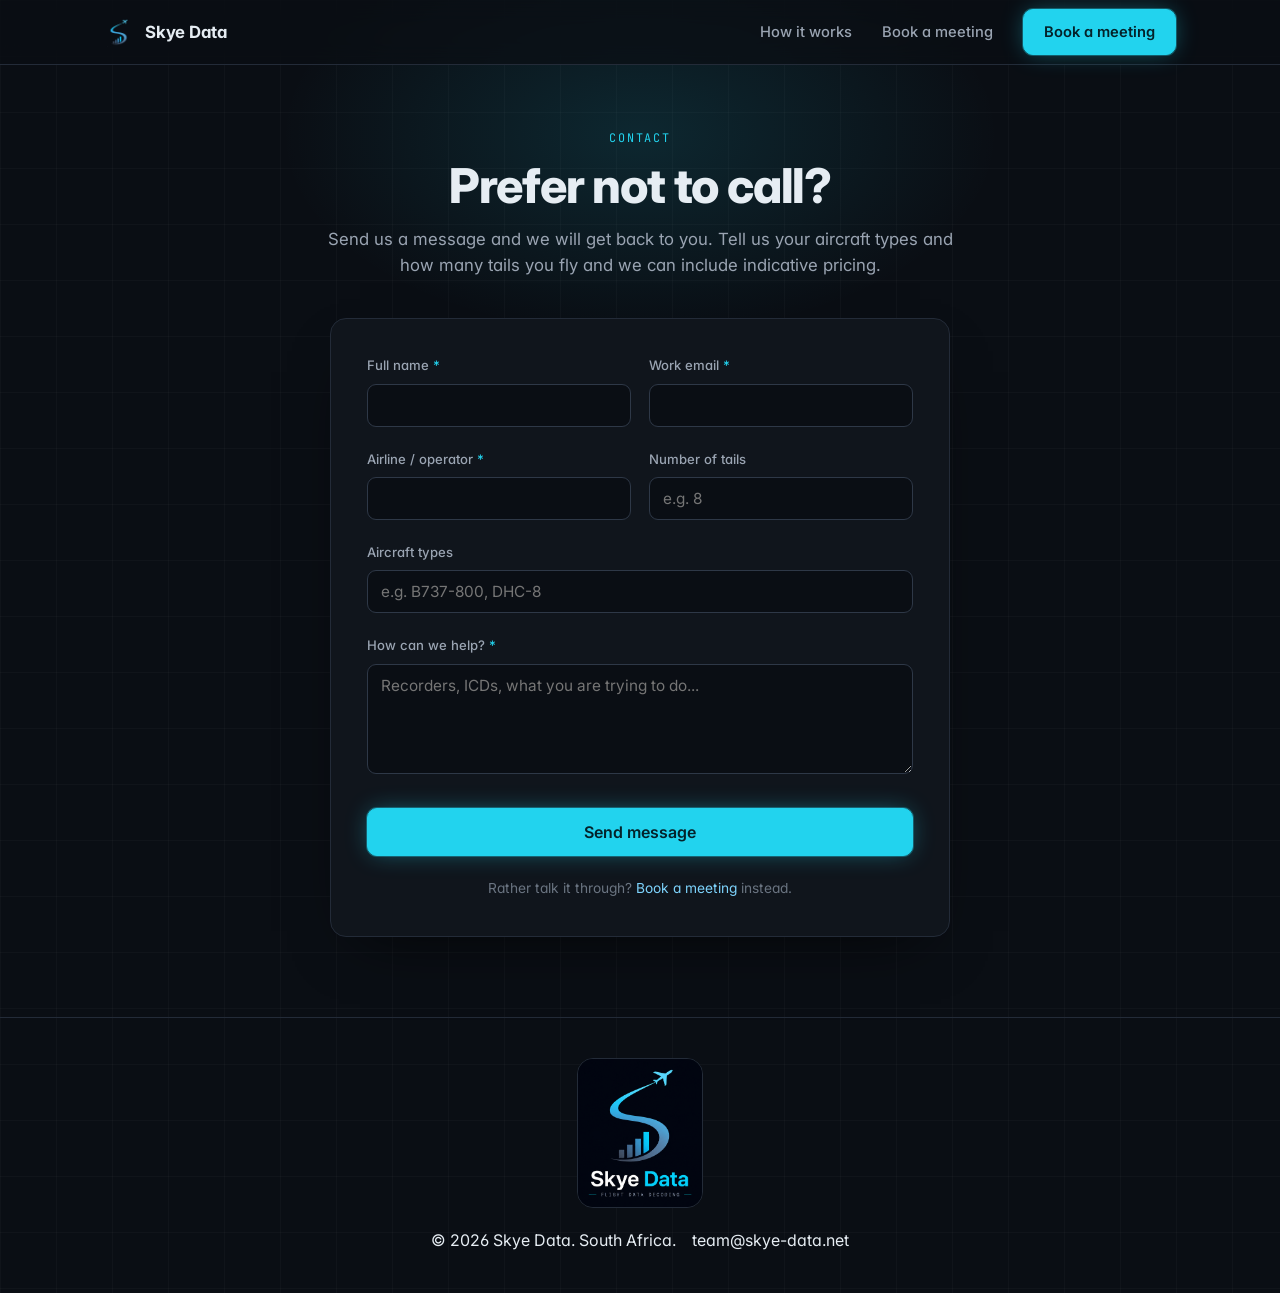
<file: contact.html>
<!DOCTYPE html>
<html lang="en">
<head>
<meta charset="UTF-8" />
<meta name="viewport" content="width=device-width, initial-scale=1.0" />
<title>Contact · Skye Data</title>
<meta name="description" content="Prefer not to hop on a call? Send Skye Data a message and we will get back to you." />
<meta name="robots" content="index,follow" />
<link rel="icon" href="favicon.ico" sizes="any" />
<link rel="icon" type="image/png" sizes="256x256" href="skye-data-icon-256.png" />
<link rel="apple-touch-icon" href="skye-data-icon-512.png" />
<link rel="preconnect" href="https://fonts.googleapis.com" />
<link rel="preconnect" href="https://fonts.gstatic.com" crossorigin />
<link href="https://fonts.googleapis.com/css2?family=Inter:wght@400;500;600;700;800&family=JetBrains+Mono:wght@400;500;600&display=swap" rel="stylesheet" />
<link rel="stylesheet" href="styles.css" />
</head>
<body class="grid-bg">

  <header class="nav">
    <div class="wrap nav-inner">
      <a class="brand" href="index.html" aria-label="Skye Data home">
        <img class="brand-mark" src="skye-data-icon-256.png" alt="Skye Data" width="30" height="30" />
        Skye&nbsp;Data
      </a>
      <nav class="nav-links">
        <a class="link" href="index.html#how">How it works</a>
        <a class="link" href="book.html">Book a meeting</a>
        <a class="btn btn-primary" href="book.html">Book a meeting</a>
      </nav>
    </div>
  </header>

  <main class="page">
    <div class="page-glow"></div>
    <div class="wrap">
      <div class="page-head reveal">
        <div class="kicker">Contact</div>
        <h1>Prefer not to call?</h1>
        <p>Send us a message and we will get back to you. Tell us your aircraft types and how many tails you fly and we can include indicative pricing.</p>
      </div>

      <form id="contactForm" class="form-card reveal" style="animation-delay:.08s" novalidate>
        <!-- honeypot: hidden from people, filled by bots -->
        <input type="text" name="company_website" class="hp" tabindex="-1" autocomplete="off" aria-hidden="true" />

        <div class="row2">
          <div class="field">
            <label for="name">Full name <span class="req">*</span></label>
            <input type="text" id="name" name="name" maxlength="200" required autocomplete="name" />
          </div>
          <div class="field">
            <label for="email">Work email <span class="req">*</span></label>
            <input type="email" id="email" name="email" maxlength="320" required autocomplete="email" />
          </div>
        </div>

        <div class="row2">
          <div class="field">
            <label for="company">Airline / operator <span class="req">*</span></label>
            <input type="text" id="company" name="company" maxlength="200" required autocomplete="organization" />
          </div>
          <div class="field">
            <label for="tails">Number of tails</label>
            <input type="number" id="tails" name="tails" min="1" max="100000" inputmode="numeric" placeholder="e.g. 8" />
          </div>
        </div>

        <div class="field">
          <label for="aircraft">Aircraft types</label>
          <input type="text" id="aircraft" name="aircraft" maxlength="300" placeholder="e.g. B737-800, DHC-8" />
        </div>

        <div class="field">
          <label for="message">How can we help? <span class="req">*</span></label>
          <textarea id="message" name="message" maxlength="4000" required placeholder="Recorders, ICDs, what you are trying to do..."></textarea>
        </div>

        <button type="submit" class="btn btn-primary submit" id="submitBtn">Send message</button>
        <div class="status" id="status" role="status" aria-live="polite"></div>

        <p class="form-aside">Rather talk it through? <a href="book.html">Book a meeting</a> instead.</p>
      </form>
    </div>
  </main>

  <footer>
    <div class="wrap foot-col">
      <img class="footer-lockup" src="skye-data-lockup-trim.png" alt="Skye Data, flight data decoding" />
      <div class="foot-meta">
        <span class="small">&copy; 2026 Skye Data. South Africa.</span>
        <a class="link" href="mailto:team@skye-data.net">team@skye-data.net</a>
      </div>
    </div>
  </footer>

  <script>
    // Point this at the n8n production webhook URL once the workflow is active.
    const N8N_WEBHOOK_URL = "https://n8n-uq4a.onrender.com/webhook/skye-contact";

    const form = document.getElementById("contactForm");
    const statusEl = document.getElementById("status");
    const btn = document.getElementById("submitBtn");

    function show(kind, msg) {
      statusEl.className = "status show " + kind;
      statusEl.textContent = msg;
    }

    form.addEventListener("submit", async (e) => {
      e.preventDefault();
      statusEl.className = "status";

      // honeypot: pretend success for bots
      if (form.company_website.value) { show("ok", "Thanks, we will be in touch."); form.reset(); return; }

      const data = {
        name: form.name.value.trim(),
        email: form.email.value.trim(),
        company: form.company.value.trim(),
        tails: form.tails.value.trim(),
        aircraft: form.aircraft.value.trim(),
        message: form.message.value.trim(),
        source: "skye-data.net contact form",
        submitted_at: new Date().toISOString(),
      };

      if (data.name.length < 2 || !/^[^@\s]+@[^@\s]+\.[^@\s]+$/.test(data.email) || data.company.length < 1 || data.message.length < 10) {
        show("err", "Please add your name, a valid email, your operator, and a short message (10+ characters).");
        return;
      }

      btn.disabled = true;
      const original = btn.textContent;
      btn.textContent = "Sending...";
      try {
        const ctrl = new AbortController();
        const t = setTimeout(() => ctrl.abort(), 20000);
        const res = await fetch(N8N_WEBHOOK_URL, {
          method: "POST",
          headers: { "Content-Type": "application/json" },
          body: JSON.stringify(data),
          signal: ctrl.signal,
        });
        clearTimeout(t);
        if (!res.ok) throw new Error("bad status");
        show("ok", "Thanks. Your message is in. We will reply to " + data.email + " shortly.");
        form.reset();
      } catch (err) {
        show("err", "Something went wrong sending that. Email team@skye-data.net and we will pick it up.");
      } finally {
        btn.disabled = false;
        btn.textContent = original;
      }
    });
  </script>

</body>
</html>
</file>
<file: styles.css>
:root {
  --bg:        #0a0e14;
  --bg-elev:   #10151c;
  --bg-elev-2: #161c25;
  --surface:   #1c2430;
  --border:    #232b38;
  --border-strong: #2e3847;
  --fg:        #e6edf3;
  --fg-muted:  #9aa4b2;
  --fg-dim:    #6a7481;
  --accent:    #22d3ee;
  --accent-2:  #7dd3fc;
  --warning:   #facc15;
  --caution:   #fb923c;
  --danger:    #f87171;
  --success:   #34d399;
  --sans: "Inter", ui-sans-serif, system-ui, sans-serif;
  --mono: "JetBrains Mono", ui-monospace, SFMono-Regular, Menlo, monospace;
  --maxw: 1120px;
}
* { box-sizing: border-box; margin: 0; padding: 0; }
html { scroll-behavior: smooth; }
body {
  background: var(--bg); color: var(--fg); font-family: var(--sans);
  font-feature-settings: "cv02","cv11","ss01"; -webkit-font-smoothing: antialiased;
  text-rendering: optimizeLegibility; line-height: 1.55; overflow-x: hidden;
}
a { color: inherit; text-decoration: none; }
::selection { background: rgba(34,211,238,0.35); color: var(--fg); }
:focus-visible { outline: 2px solid var(--accent); outline-offset: 3px; border-radius: 4px; }
.mono { font-family: var(--mono); }
.grid-bg {
  background-image:
    linear-gradient(to right, rgba(255,255,255,0.025) 1px, transparent 1px),
    linear-gradient(to bottom, rgba(255,255,255,0.025) 1px, transparent 1px);
  background-size: 56px 56px;
}
.wrap { max-width: var(--maxw); margin: 0 auto; padding: 0 24px; }

/* NAV */
header.nav { position: sticky; top: 0; z-index: 50; background: rgba(10,14,20,0.72); backdrop-filter: blur(12px); border-bottom: 1px solid var(--border); }
.nav-inner { display: flex; align-items: center; justify-content: space-between; height: 64px; }
.brand { display: flex; align-items: center; gap: 11px; font-weight: 700; letter-spacing: -0.01em; font-size: 1.05rem; }
.brand svg, .brand-mark { display: block; object-fit: contain; }
.nav-links { display: flex; align-items: center; gap: 30px; }
.nav-links a.link { color: var(--fg-muted); font-size: 0.92rem; font-weight: 500; transition: color 0.15s; }
.nav-links a.link:hover { color: var(--fg); }

.btn { display: inline-flex; align-items: center; justify-content: center; gap: 8px; font-family: var(--sans); font-weight: 600; font-size: 0.92rem; padding: 11px 20px; min-height: 44px; border-radius: 10px; cursor: pointer; transition: transform 0.12s ease, box-shadow 0.2s ease, background 0.2s ease; }
.btn-primary { background: var(--accent); color: #04222a; border: 1px solid var(--accent); box-shadow: 0 0 0 1px rgba(34,211,238,0.3), 0 0 24px -4px rgba(34,211,238,0.45); }
.btn-primary:hover { transform: translateY(-1px); box-shadow: 0 0 0 1px rgba(34,211,238,0.5), 0 0 34px -2px rgba(34,211,238,0.6); }
.btn-ghost { background: transparent; color: var(--fg); border: 1px solid var(--border-strong); }
.btn-ghost:hover { border-color: var(--accent); color: var(--accent-2); }

/* PAGE HERO (sub-pages) */
.page { padding: 64px 0 80px; min-height: calc(100vh - 64px - 110px); position: relative; }
.page-glow { position: absolute; top: -160px; left: 50%; transform: translateX(-50%); width: 820px; height: 460px; pointer-events: none; background: radial-gradient(ellipse at center, rgba(34,211,238,0.13), transparent 62%); }
.page-head { position: relative; z-index: 1; max-width: 640px; margin: 0 auto 40px; text-align: center; }
.kicker { font-family: var(--mono); font-size: 0.74rem; letter-spacing: 0.16em; text-transform: uppercase; color: var(--accent); margin-bottom: 14px; }
.page-head h1 { font-size: clamp(2rem, 5vw, 3rem); line-height: 1.06; letter-spacing: -0.025em; font-weight: 800; margin-bottom: 14px; }
.page-head p { color: var(--fg-muted); font-size: 1.05rem; }
.back { display: inline-flex; align-items: center; gap: 7px; color: var(--fg-dim); font-size: 0.86rem; margin-bottom: 26px; transition: color 0.15s; }
.back:hover { color: var(--accent-2); }

/* BOOKING */
.embed-card { position: relative; z-index: 1; max-width: 940px; margin: 0 auto; border: 1px solid var(--border); border-radius: 16px; overflow: hidden; background: var(--bg-elev); box-shadow: 0 24px 60px -30px rgba(0,0,0,0.8); }
.embed-card iframe { display: block; width: 100%; min-height: 720px; border: none; background: var(--bg-elev); }
.embed-fallback { text-align: center; color: var(--fg-dim); font-size: 0.88rem; margin-top: 20px; }

/* FORM */
.form-card { position: relative; z-index: 1; max-width: 620px; margin: 0 auto; background: var(--bg-elev); border: 1px solid var(--border); border-radius: 16px; padding: 36px; box-shadow: 0 24px 60px -30px rgba(0,0,0,0.8); }
.field { margin-bottom: 22px; }
.field label { display: block; font-size: 0.82rem; font-weight: 500; color: var(--fg-muted); margin-bottom: 8px; }
.field label .req { color: var(--accent); }
.field input, .field textarea {
  width: 100%; background: var(--bg); color: var(--fg); font-family: var(--sans); font-size: 0.96rem;
  border: 1px solid var(--border-strong); border-radius: 9px; padding: 11px 13px; transition: border-color 0.15s, box-shadow 0.15s;
}
.field input:focus, .field textarea:focus { outline: none; border-color: var(--accent); box-shadow: 0 0 0 3px rgba(34,211,238,0.15); }
.field textarea { resize: vertical; min-height: 110px; }
.row2 { display: grid; grid-template-columns: 1fr 1fr; gap: 18px; }
.hp { position: absolute; left: -9999px; opacity: 0; height: 0; width: 0; }
.submit { width: 100%; justify-content: center; font-size: 1rem; padding: 13px; margin-top: 6px; }
.status { margin-top: 18px; font-size: 0.92rem; text-align: center; border-radius: 9px; padding: 12px; display: none; }
.status.show { display: block; }
.status.ok { color: var(--success); background: rgba(52,211,153,0.08); border: 1px solid rgba(52,211,153,0.3); }
.status.err { color: var(--danger); background: rgba(248,113,113,0.08); border: 1px solid rgba(248,113,113,0.3); }
.form-aside { text-align: center; color: var(--fg-dim); font-size: 0.86rem; margin-top: 22px; }
.form-aside a { color: var(--accent-2); }

/* FOOTER */
footer { border-top: 1px solid var(--border); padding: 40px 0; }
.foot-col { text-align: center; }
.footer-lockup { display: block; height: 150px; width: auto; margin: 0 auto 20px; border-radius: 16px; border: 1px solid var(--border); }
.foot-meta { display: flex; gap: 16px; justify-content: center; align-items: center; flex-wrap: wrap; }
.foot-inner { display: flex; flex-wrap: wrap; gap: 16px; align-items: center; justify-content: space-between; }
.foot-inner .small { color: var(--fg-dim); font-size: 0.84rem; }
.foot-inner a.link { color: var(--fg-muted); font-size: 0.84rem; }
.foot-inner a.link:hover { color: var(--accent-2); }

.reveal { opacity: 0; transform: translateY(16px); animation: rise 0.6s ease forwards; }
@keyframes rise { to { opacity: 1; transform: none; } }

@media (max-width: 720px) {
  .nav-links .link { display: none; }
  .row2 { grid-template-columns: 1fr; }
  .form-card { padding: 26px; }
}
@media (prefers-reduced-motion: reduce) { .reveal { animation: none; opacity: 1; transform: none; } html { scroll-behavior: auto; } }
</file>
